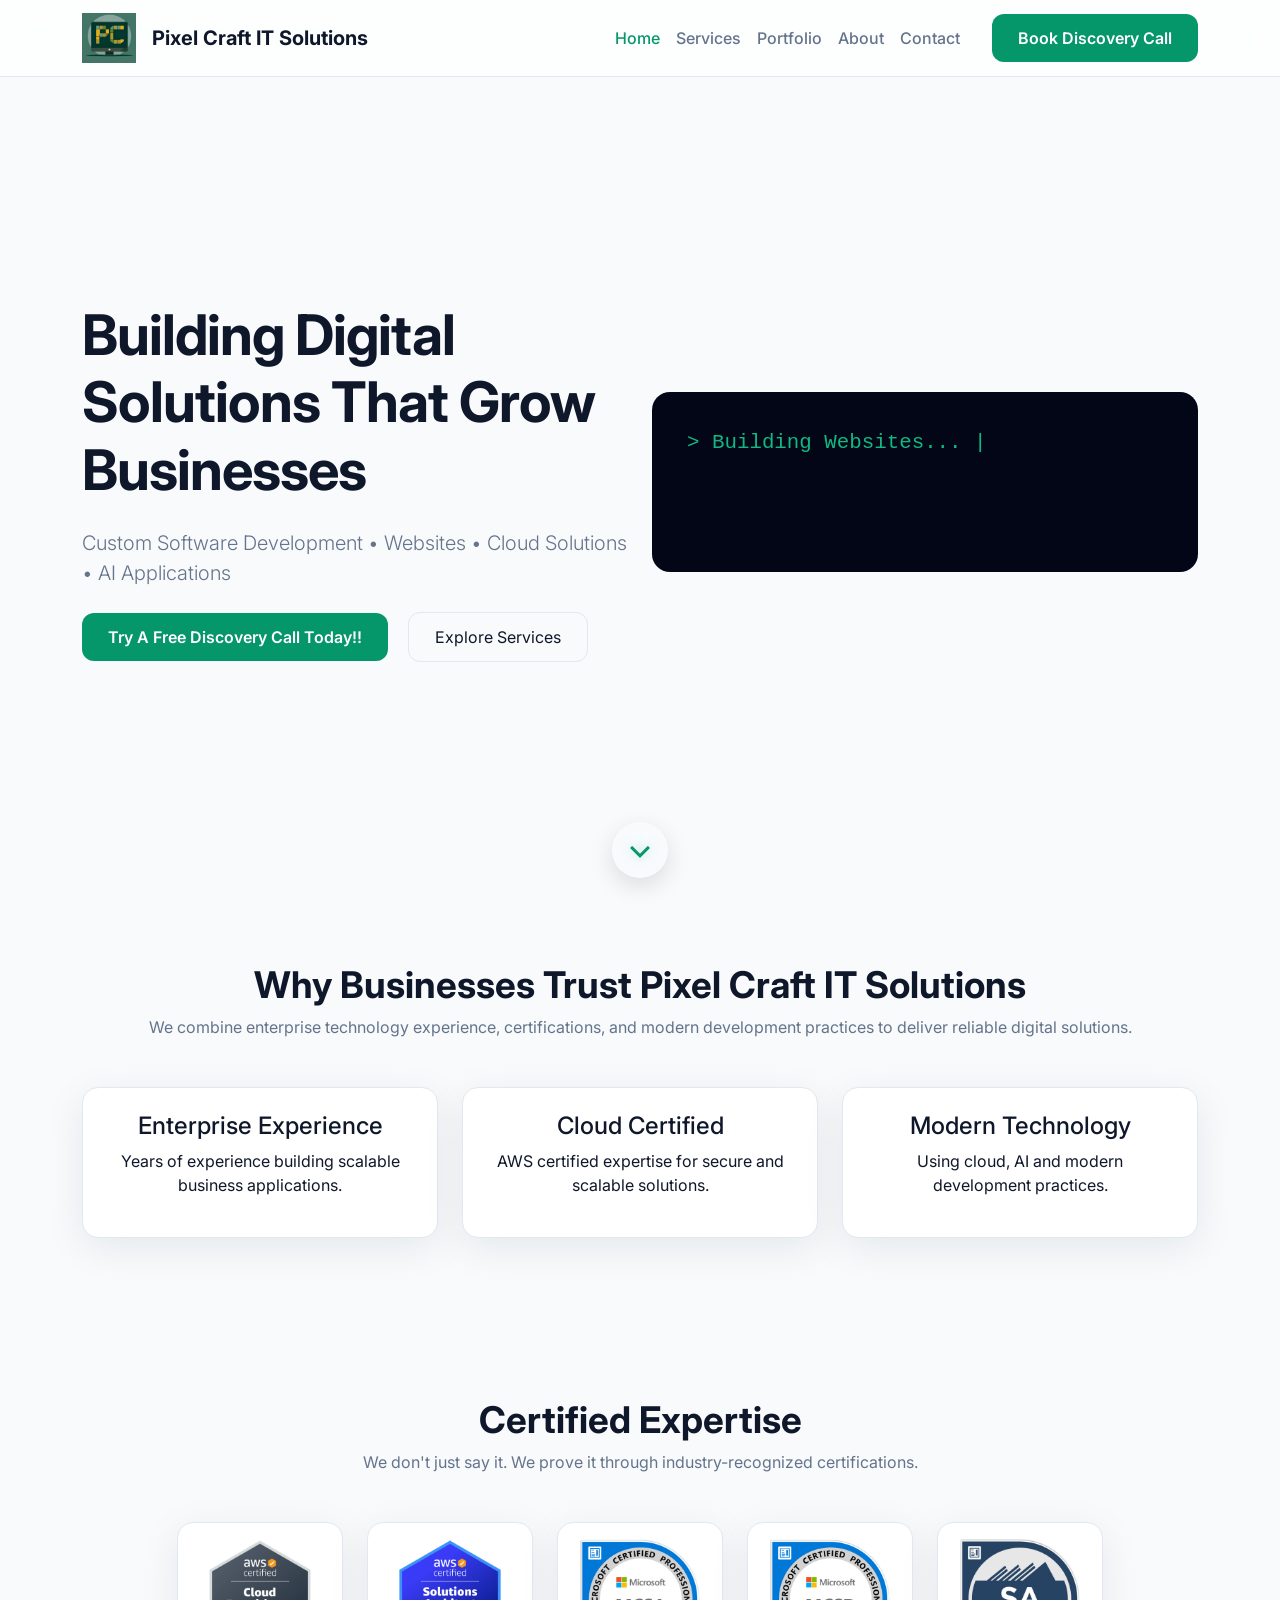
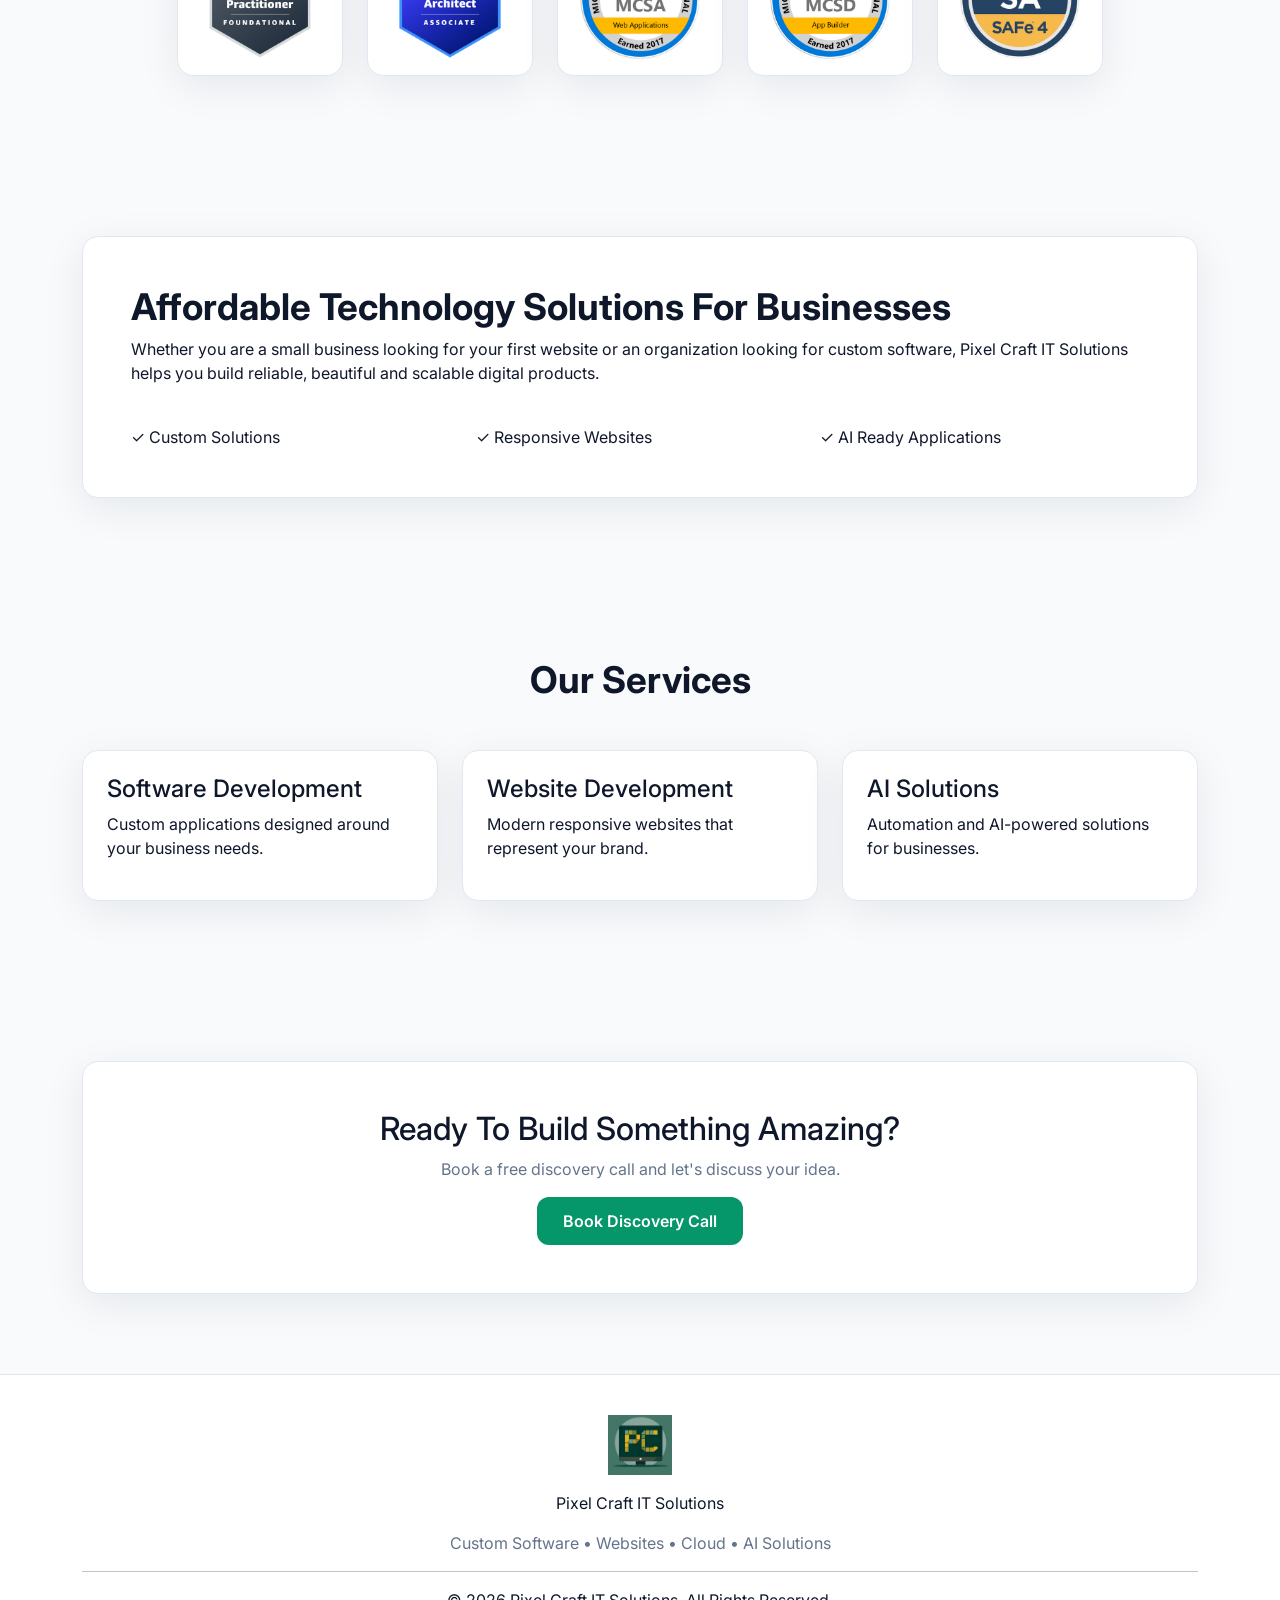
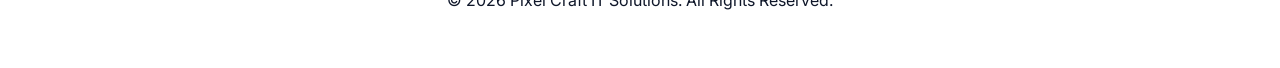
<file: index.html>
<!DOCTYPE html>
<html lang="en">

<head>

<meta charset="UTF-8">

<meta name="viewport" content="width=device-width, initial-scale=1.0">


<title>Pixel Craft IT Solutions | Custom Software, Websites & AI Solutions</title>


<meta name="description"
content="Pixel Craft IT Solutions builds custom websites, software applications, AI solutions and cloud systems for businesses. Book a free discovery call today.">


<link rel="icon" href="images/favicon.png">


<!-- Google Font -->

<link rel="preconnect" href="https://fonts.googleapis.com">

<link rel="preconnect" href="https://fonts.gstatic.com" crossorigin>

<link href="https://fonts.googleapis.com/css2?family=Inter:wght@300;400;500;600;700;800&display=swap"
rel="stylesheet"><head>

    <!-- ==========================================
         Basic Meta
    =========================================== -->

    <meta charset="UTF-8">

    <meta name="viewport" content="width=device-width, initial-scale=1.0">

    <title>Pixel Craft IT Solutions | Custom Software, Websites & AI Solutions</title>

    <meta name="description"
          content="Pixel Craft IT Solutions builds custom websites, software applications, AI solutions and cloud systems for businesses. Book a free discovery call today.">

    <link rel="canonical" href="https://pixelcraftitsolutions.com/">


    <!-- ==========================================
         Open Graph (Facebook / LinkedIn / WhatsApp)
    =========================================== -->

    <meta property="og:type"
          content="website">

    <meta property="og:title"
          content="Pixel Craft IT Solutions">

    <meta property="og:description"
          content="Custom Software • Websites • Cloud • AI Solutions">

    <meta property="og:url"
          content="https://pixelcraftitsolutions.com/">

    <meta property="og:image"
          content="https://pixelcraftitsolutions.com/images/social-preview.png">


    <!-- ==========================================
         Twitter / X
    =========================================== -->

    <meta name="twitter:card"
          content="summary_large_image">

    <meta name="twitter:title"
          content="Pixel Craft IT Solutions">

    <meta name="twitter:description"
          content="Custom Software • Websites • Cloud • AI Solutions">

    <meta name="twitter:image"
          content="https://pixelcraftitsolutions.com/images/social-preview.png">


    <!-- ==========================================
         Theme Color
    =========================================== -->

    <meta name="theme-color"
          content="#059669">


    <!-- ==========================================
         Favicon
    =========================================== -->

    <link rel="icon"
          href="images/favicon.png">


    <!-- ==========================================
         Fonts
    =========================================== -->

    <link rel="preconnect"
          href="https://fonts.googleapis.com">

    <link rel="preconnect"
          href="https://fonts.gstatic.com"
          crossorigin>

    <link href="https://fonts.googleapis.com/css2?family=Inter:wght@300;400;500;600;700;800&display=swap"
          rel="stylesheet">


    <!-- ==========================================
         Bootstrap
    =========================================== -->

    <link href="https://cdn.jsdelivr.net/npm/bootstrap@5.3.7/dist/css/bootstrap.min.css"
          rel="stylesheet">


    <!-- ==========================================
         CSS
    =========================================== -->

    <link rel="stylesheet"
          href="css/variables.css">

    <link rel="stylesheet"
          href="css/style.css">


    <!-- ==========================================
         Structured Data
    =========================================== -->

    <script type="application/ld+json">
{
  "@context":"https://schema.org",
  "@type":"ProfessionalService",
  "name":"Pixel Craft IT Solutions",
  "url":"https://pixelcraftitsolutions.com",
  "logo":"https://pixelcraftitsolutions.com/images/logo.png",
  "email":"mailto:pixelcraftitsolutions@gmail.com",
  "telephone":"+91-7218799153",
  "address":{
    "@type":"PostalAddress",
    "streetAddress":"A1, Konark Pooram Housing Society, Kausar Baugh, Kondhwa",
    "addressLocality":"Pune",
    "addressRegion":"Maharashtra",
    "postalCode":"411048",
    "addressCountry":"IN"
  }
}
    </script>

    <!-- Google tag (gtag.js) -->
<script async src="https://www.googletagmanager.com/gtag/js?id=G-S9BF7P7JXS"></script>
<script>
  window.dataLayer = window.dataLayer || [];
  function gtag(){dataLayer.push(arguments);}
  gtag('js', new Date());

  gtag('config', 'G-S9BF7P7JXS');
</script>

<script type="text/javascript">
    (function(c,l,a,r,i,t,y){
        c[a]=c[a]||function(){(c[a].q=c[a].q||[]).push(arguments)};
        t=l.createElement(r);t.async=1;t.src="https://www.clarity.ms/tag/"+i;
        y=l.getElementsByTagName(r)[0];y.parentNode.insertBefore(t,y);
    })(window, document, "clarity", "script", "xvh78b3rcb");
</script>

</head>


<body>


<!-- ================= NAVBAR ================= -->


<nav class="navbar navbar-expand-lg sticky-top glass-navbar">

<div class="container">


<a class="navbar-brand d-flex align-items-center"
href="/">

<img src="images/logo.png"
alt="Pixel Craft IT Solutions Logo"
height="50">

<span class="ms-3 fw-bold">
Pixel Craft IT Solutions
</span>

</a>



<button
    class="navbar-toggler"
    type="button"
    data-bs-toggle="collapse"
    data-bs-target="#mainNav"
    aria-controls="mainNav"
    aria-expanded="false"
    aria-label="Toggle navigation">

    <span class="custom-toggler">
    <span></span>
    <span></span>
    <span></span>
</span>

</button>



<div class="collapse navbar-collapse"
id="mainNav">


<ul class="navbar-nav ms-auto">


<li class="nav-item">
<a class="nav-link active"
href="/">
Home
</a>
</li>


<li class="nav-item">
<a class="nav-link"
href="services.html">
Services
</a>
</li>


<li class="nav-item">
<a class="nav-link"
href="portfolio.html">
Portfolio
</a>
</li>


<li class="nav-item">
<a class="nav-link"
href="about.html">
About
</a>
</li>


<li class="nav-item">
<a class="nav-link"
href="contact.html">
Contact
</a>
</li>


</ul>


<a href="contact.html#contactForm"
class="btn btn-primary-custom ms-lg-4">

Book Discovery Call

</a>


</div>

</div>

</nav>




<!-- ================= HERO ================= -->


<section class="hero">

<div class="container">


<div class="row align-items-center gy-5">


<div class="col-lg-6">


<h1 class="display-4 fw-bold">

Building Digital Solutions That Grow Businesses

</h1>



<p class="lead text-muted-custom mt-4">

Custom Software Development • Websites • Cloud Solutions • AI Applications

</p>



<div class="mt-4">


<a href="contact.html#contactForm"
class="btn btn-primary-custom me-3">

Try A Free Discovery Call Today!!

</a>



<a href="services.html"
class="btn btn-outline-custom">

Explore Services

</a>


</div>


</div>




<div class="col-lg-6">


<div class="hero-terminal">


<div>
<span class="terminal-symbol">
&gt;
</span>

<span id="typing"></span>

<span class="cursor">
|
</span>

</div>


</div>


</div>



</div>


</div>


</section>

<div class="hero-divider">

    <a href="#why-us" class="scroll-down" aria-label="Scroll down">

        <span></span>

    </a>

</div>



<!-- ================= TRUST ================= -->


<section id="why-us">

<div class="container text-center">


<h2 class="section-title">

Why Businesses Trust Pixel Craft IT Solutions

</h2>



<p class="text-muted-custom">

We combine enterprise technology experience, certifications,
and modern development practices to deliver reliable digital solutions.

</p>




<div class="row g-4 mt-4">



<div class="col-md-4">

<div class="card-custom p-4 h-100">

<h4>
Enterprise Experience
</h4>

<p>
Years of experience building scalable business applications.
</p>

</div>

</div>




<div class="col-md-4">

<div class="card-custom p-4 h-100">

<h4>
Cloud Certified
</h4>

<p>
AWS certified expertise for secure and scalable solutions.
</p>

</div>

</div>





<div class="col-md-4">

<div class="card-custom p-4 h-100">

<h4>
Modern Technology
</h4>

<p>
Using cloud, AI and modern development practices.
</p>

</div>

</div>




</div>



</div>

</section>






<!-- ================= CERTIFICATIONS ================= -->

<section>

<div class="container text-center">

<h2 class="section-title">
Certified Expertise
</h2>

<p class="text-muted-custom">
We don't just say it. We prove it through industry-recognized certifications.
</p>


<div class="row justify-content-center g-4 mt-4">


<div class="col-6 col-md-4 col-lg-2">
<div class="card-custom p-3 badge-card">

<img src="images/badges/aws-cloud-practitioner.png"
alt="AWS Cloud Practitioner Certification">

</div>
</div>



<div class="col-6 col-md-4 col-lg-2">
<div class="card-custom p-3 badge-card">

<img src="images/badges/aws-solutions-architect.png"
alt="AWS Solutions Architect Certification">

</div>
</div>




<div class="col-6 col-md-4 col-lg-2">
<div class="card-custom p-3 badge-card">

<img src="images/badges/microsoft-certified-developer.png"
alt="Microsoft Certified Developer">

</div>
</div>




<div class="col-6 col-md-4 col-lg-2">
<div class="card-custom p-3 badge-card">

<img src="images/badges/microsoft-certified-builder.png"
alt="Microsoft Certified Builder">

</div>
</div>




<div class="col-6 col-md-4 col-lg-2">
<div class="card-custom p-3 badge-card">

<img src="images/badges/safe-agile.png"
alt="SAFe Agile Certification">

</div>
</div>



</div>

</div>

</section>






<!-- ================= BENEFITS ================= -->


<section>


<div class="container">


<div class="card-custom p-5">


<h2 class="section-title">

Affordable Technology Solutions For Businesses

</h2>


<p>

Whether you are a small business looking for your first website
or an organization looking for custom software,
Pixel Craft IT Solutions helps you build reliable,
beautiful and scalable digital products.

</p>



<div class="row mt-4 g-3">


<div class="col-md-4">

✓ Custom Solutions

</div>


<div class="col-md-4">

✓ Responsive Websites

</div>


<div class="col-md-4">

✓ AI Ready Applications

</div>



</div>


</div>


</div>


</section>






<!-- ================= SERVICES ================= -->


<section>


<div class="container">


<h2 class="section-title text-center">

Our Services

</h2>



<div class="row g-4 mt-4">


<div class="col-md-4">

<div class="card-custom p-4">

<h4>
Software Development
</h4>

<p>
Custom applications designed around your business needs.
</p>

</div>

</div>




<div class="col-md-4">

<div class="card-custom p-4">

<h4>
Website Development
</h4>

<p>
Modern responsive websites that represent your brand.
</p>

</div>

</div>




<div class="col-md-4">

<div class="card-custom p-4">

<h4>
AI Solutions
</h4>

<p>
Automation and AI-powered solutions for businesses.
</p>

</div>

</div>



</div>


</div>


</section>







<!-- ================= CTA ================= -->


<section>


<div class="container text-center">


<div class="card-custom p-5">


<h2>

Ready To Build Something Amazing?

</h2>


<p class="text-muted-custom">

Book a free discovery call and let's discuss your idea.

</p>



<a href="contact.html#contactForm"
class="btn btn-primary-custom">

Book Discovery Call

</a>


</div>


</div>


</section>







<!-- ================= FOOTER ================= -->


<footer class="footer">


<div class="container text-center">


<img src="images/logo.png"
height="60" alt="Pixel Craft IT Solutions Logo">

 
<p class="mt-3">

Pixel Craft IT Solutions

</p>


<p class="text-muted-custom">

Custom Software • Websites • Cloud • AI Solutions

</p>


<hr>


<p>

© 2026 Pixel Craft IT Solutions. All Rights Reserved.

</p>


</div>


</footer>






<!-- Bootstrap JS -->

<script src="https://cdn.jsdelivr.net/npm/bootstrap@5.3.7/dist/js/bootstrap.bundle.min.js"></script>


<!-- Custom JS -->

<script src="js/main.js"></script>


</body>

</html>
</file>
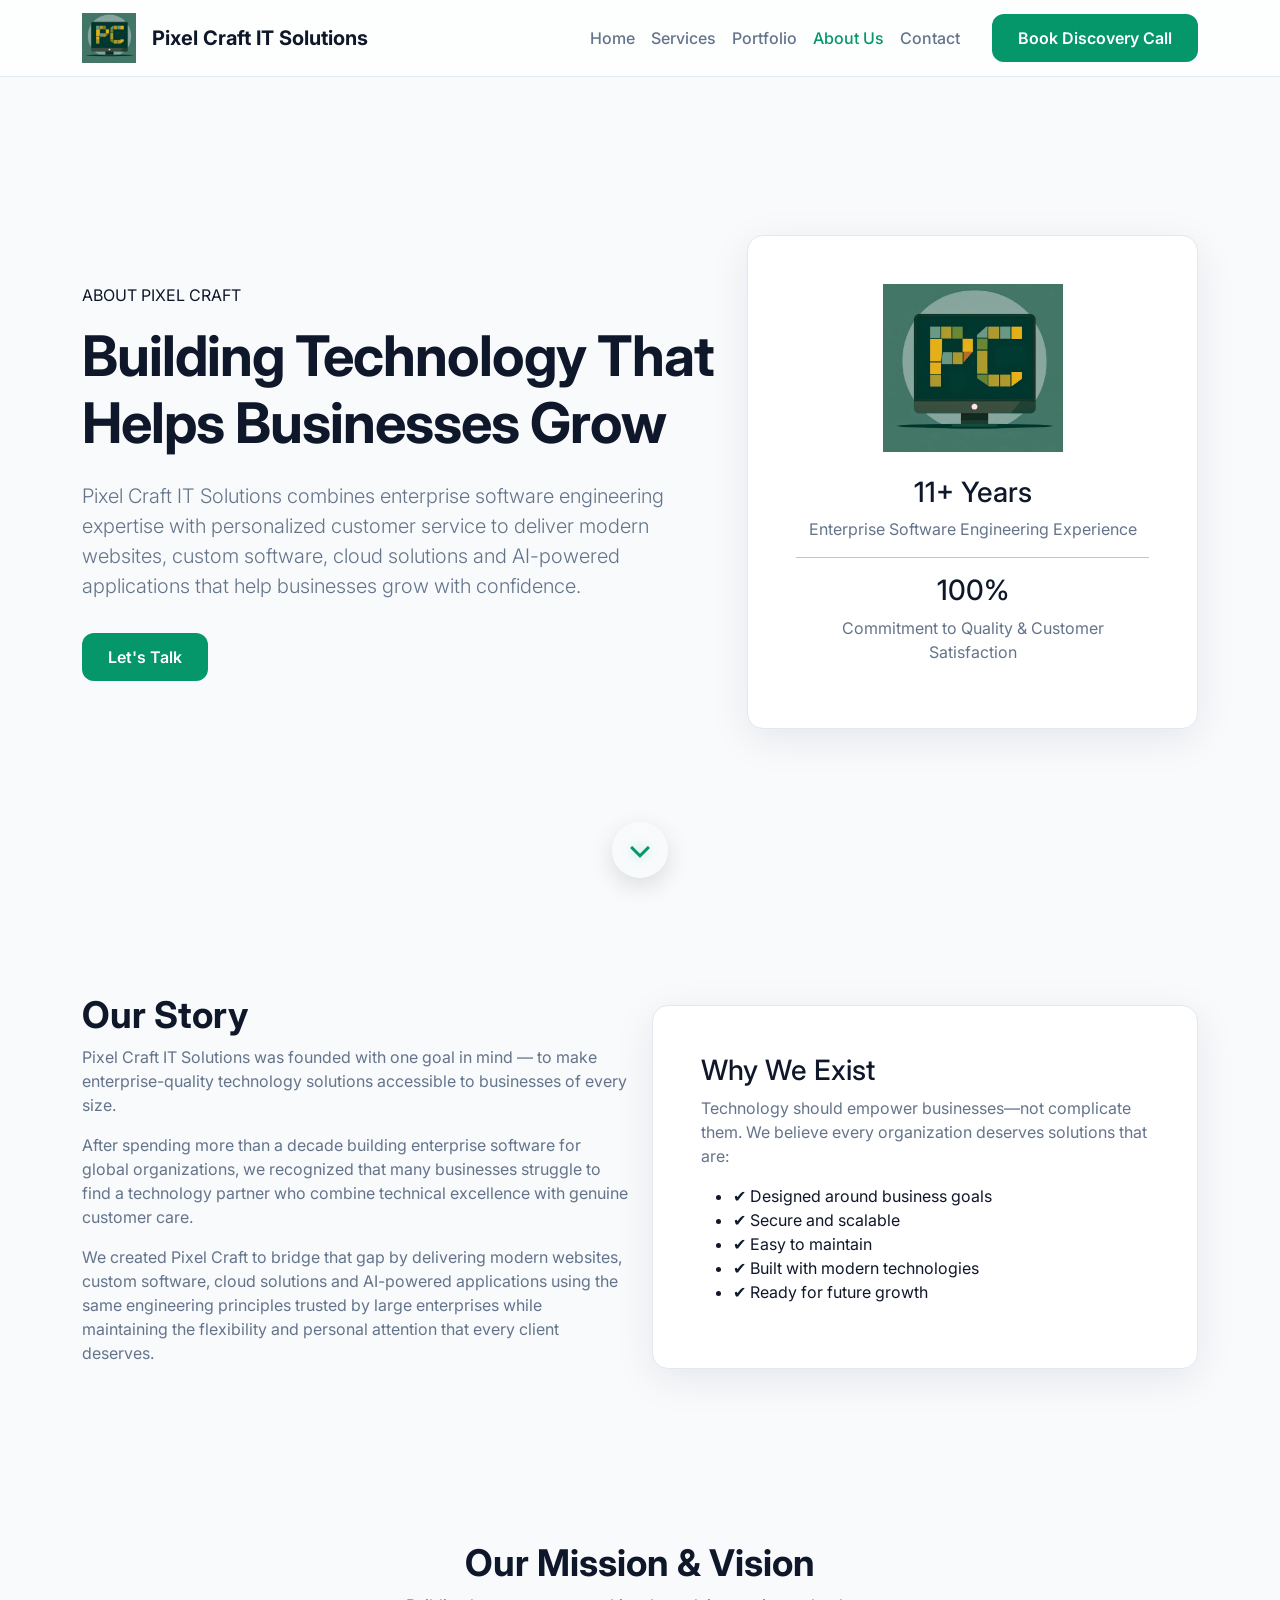
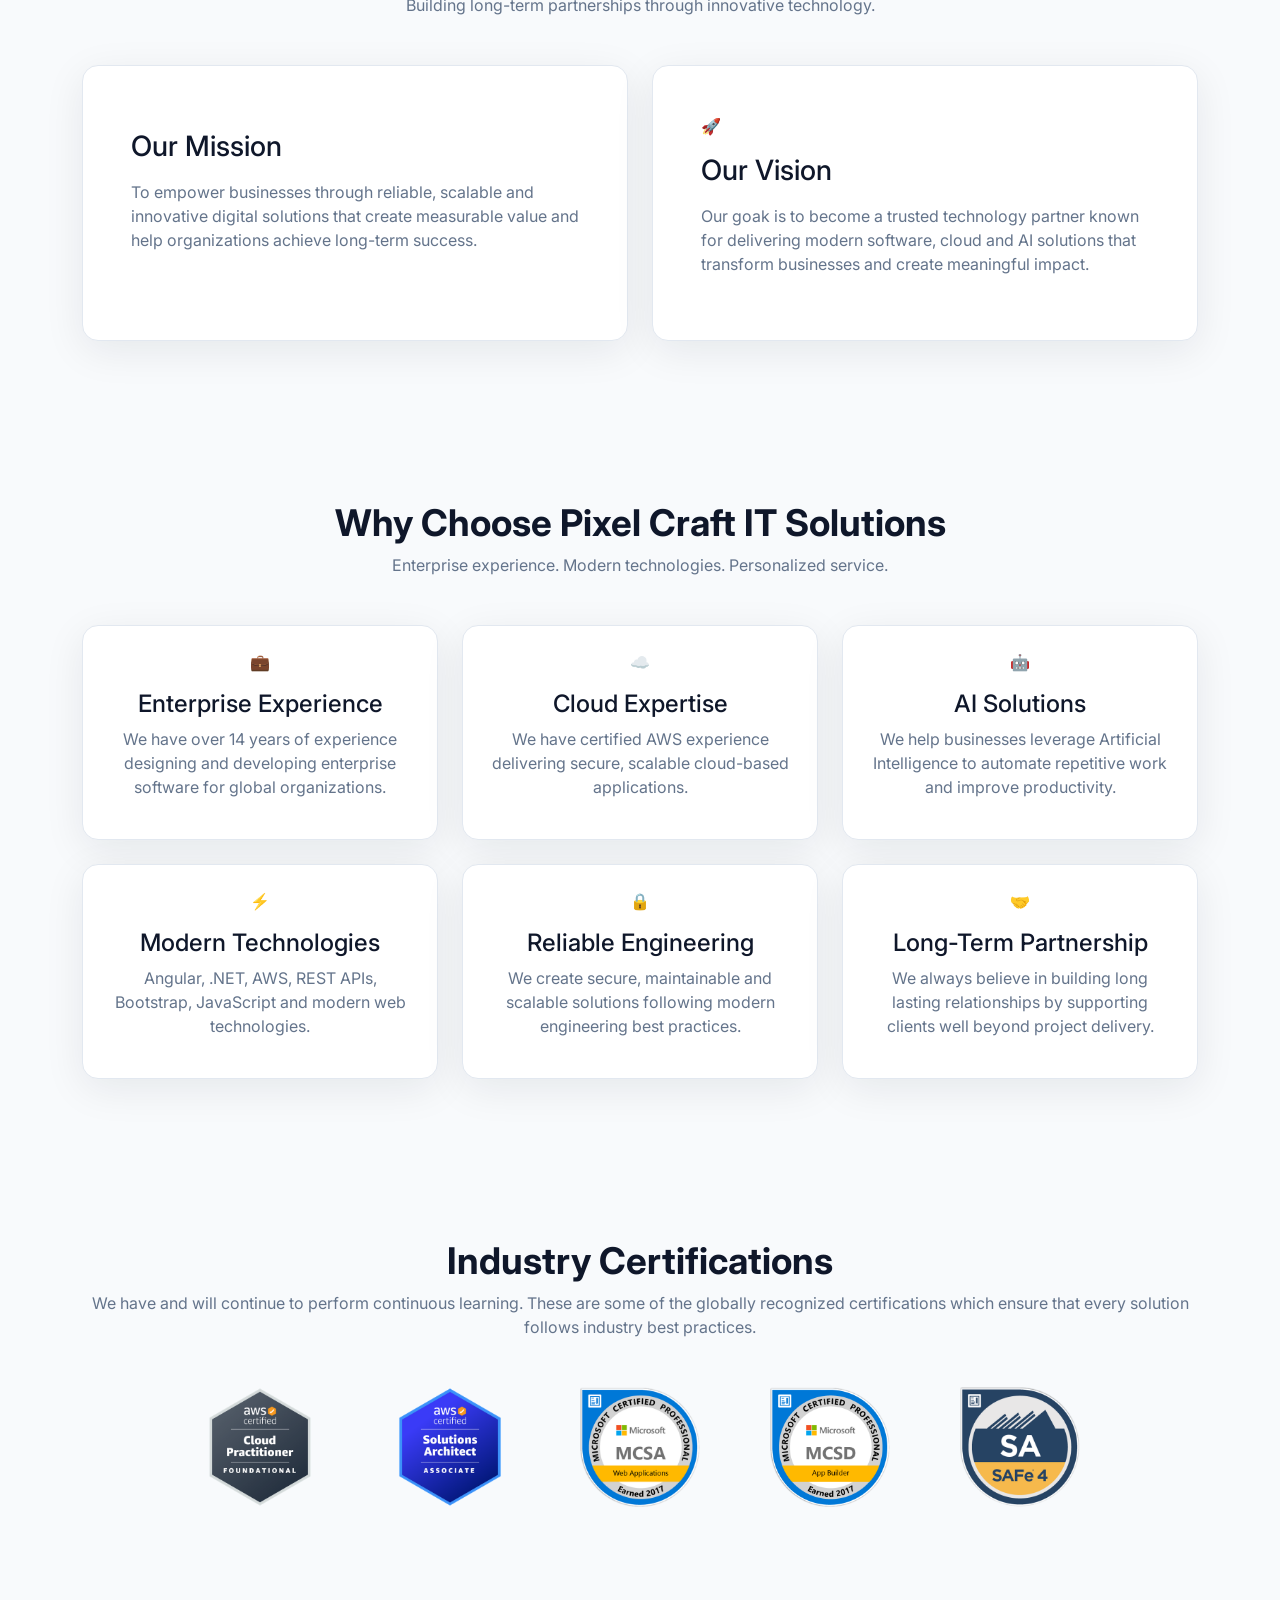
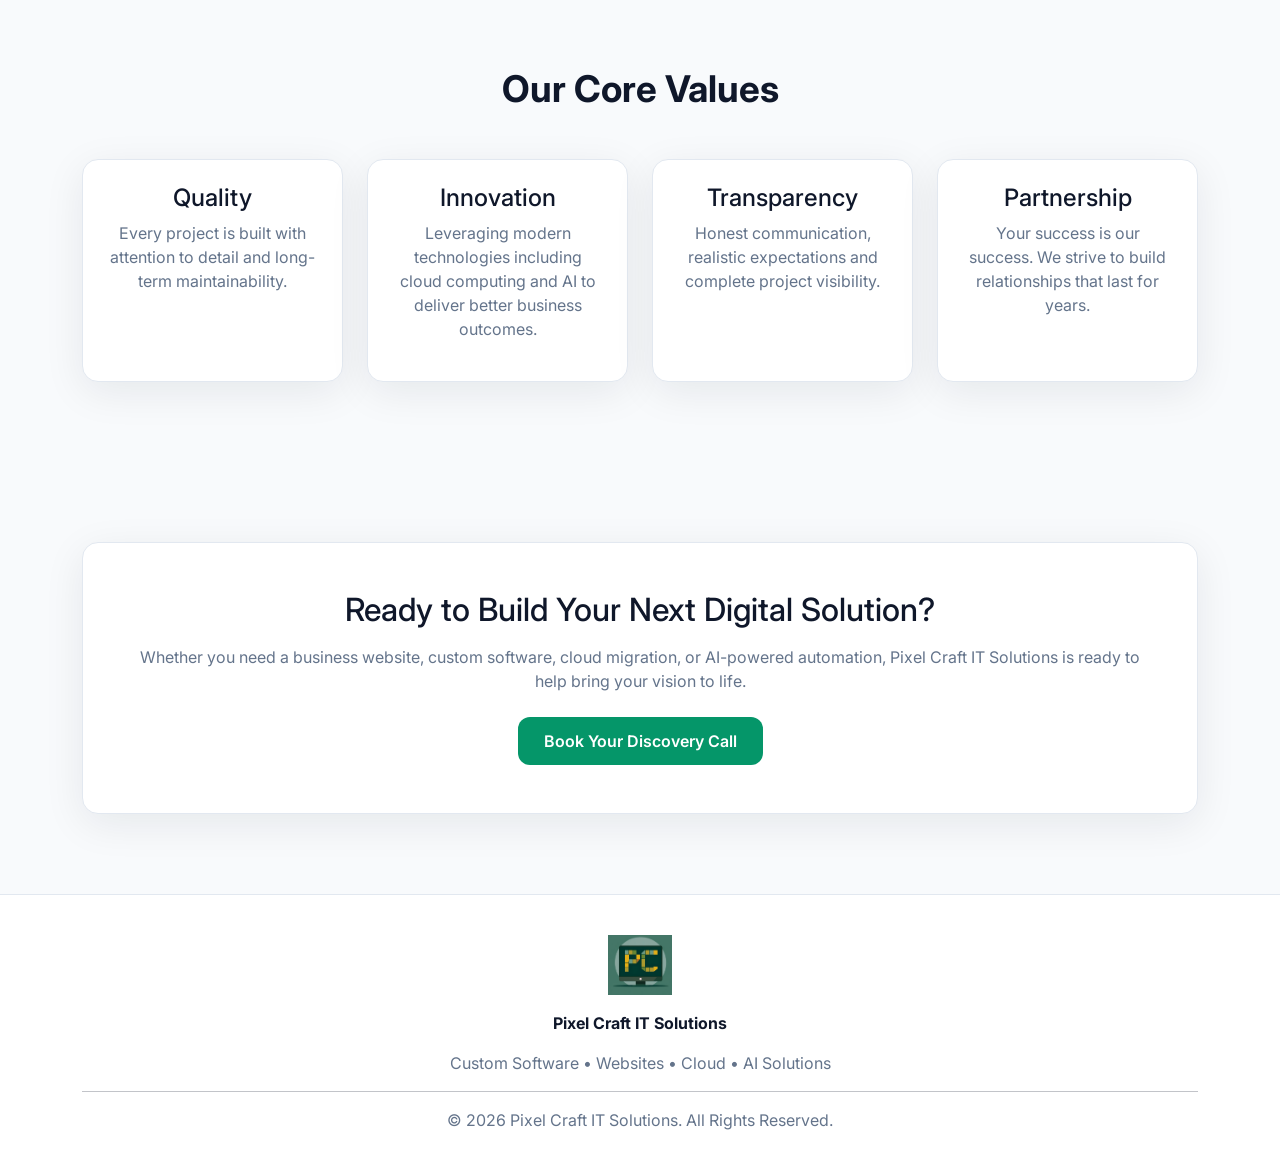
<file: about.html>
<!DOCTYPE html>
<html lang="en">

<head>

<meta charset="UTF-8">

<meta name="viewport" content="width=device-width, initial-scale=1.0">

<title>About Pixel Craft IT Solutions | Software Development Company</title>

<meta name="description"
content="Learn about Pixel Craft IT Solutions, our certifications, experience and mission to build scalable digital solutions.">

<link rel="canonical"
href="https://pixelcraftitsolutions.com/about.html">

<link rel="icon" href="images/favicon.png">

<link rel="preconnect" href="https://fonts.googleapis.com">

<link rel="preconnect"
href="https://fonts.gstatic.com"
crossorigin>

<link href="https://fonts.googleapis.com/css2?family=Inter:wght@300;400;500;600;700;800&display=swap"
rel="stylesheet">

<link href="https://cdn.jsdelivr.net/npm/bootstrap@5.3.7/dist/css/bootstrap.min.css"
rel="stylesheet">

<link rel="stylesheet"
href="css/variables.css">

<link rel="stylesheet"
href="css/style.css">

<script type="application/ld+json">
{
  "@context":"https://schema.org",
  "@type":"ProfessionalService",
  "name":"Pixel Craft IT Solutions",
  "url":"https://pixelcraftitsolutions.com",
  "logo":"https://pixelcraftitsolutions.com/images/logo.png",
  "email":"mailto:pixelcraftitsolutions@gmail.com",
  "telephone":"+91-7218799153",
  "address":{
    "@type":"PostalAddress",
    "streetAddress":"A1, Konark Pooram Housing Society, Kausar Baugh, Kondhwa",
    "addressLocality":"Pune",
    "addressRegion":"Maharashtra",
    "postalCode":"411048",
    "addressCountry":"IN"
  }
}
</script>

<!-- Google tag (gtag.js) -->
<script async src="https://www.googletagmanager.com/gtag/js?id=G-S9BF7P7JXS"></script>
<script>
  window.dataLayer = window.dataLayer || [];
  function gtag(){dataLayer.push(arguments);}
  gtag('js', new Date());

  gtag('config', 'G-S9BF7P7JXS');
</script>

<script type="text/javascript">
    (function(c,l,a,r,i,t,y){
        c[a]=c[a]||function(){(c[a].q=c[a].q||[]).push(arguments)};
        t=l.createElement(r);t.async=1;t.src="https://www.clarity.ms/tag/"+i;
        y=l.getElementsByTagName(r)[0];y.parentNode.insertBefore(t,y);
    })(window, document, "clarity", "script", "xvh78b3rcb");
</script>

</head>

<body>

<!-- ================= NAVBAR ================= -->

<nav class="navbar navbar-expand-lg sticky-top glass-navbar">

<div class="container">

<a class="navbar-brand d-flex align-items-center"
href="/">

<img src="images/logo.png"
height="50"
alt="Pixel Craft IT Solutions">

<span class="ms-3 fw-bold">
Pixel Craft IT Solutions
</span>

</a>

<button
    class="navbar-toggler"
    type="button"
    data-bs-toggle="collapse"
    data-bs-target="#mainNav"
    aria-controls="mainNav"
    aria-expanded="false"
    aria-label="Toggle navigation">

    <span class="custom-toggler">
    <span></span>
    <span></span>
    <span></span>
</span>

</button>

<div class="collapse navbar-collapse"
id="mainNav">

<ul class="navbar-nav ms-auto">

<li class="nav-item">
<a class="nav-link"
href="/">
Home
</a>
</li>

<li class="nav-item">
<a class="nav-link"
href="services.html">
Services
</a>
</li>

<li class="nav-item">
<a class="nav-link"
href="portfolio.html">
Portfolio
</a>
</li>

<li class="nav-item">
<a class="nav-link active"
href="about.html">
About Us
</a>
</li>

<li class="nav-item">
<a class="nav-link"
href="contact.html">
Contact
</a>
</li>

</ul>

<a href="contact.html"
class="btn btn-primary-custom ms-lg-4">

Book Discovery Call

</a>

</div>

</div>

</nav>

<!-- ================= HERO ================= -->

<section class="hero">

<div class="container">

<div class="row align-items-center gy-5">

<div class="col-lg-7">

<span class="hero-tag">
ABOUT PIXEL CRAFT
</span>

<h1 class="display-4 fw-bold mt-3">

Building Technology That Helps Businesses Grow

</h1>

<p class="lead text-muted-custom mt-4">

Pixel Craft IT Solutions combines enterprise software engineering expertise with personalized customer service to deliver modern websites, custom software, cloud solutions and AI-powered applications that help businesses grow with confidence.

</p>

<a href="contact.html"
class="btn btn-primary-custom mt-3">

Let's Talk

</a>

</div>

<div class="col-lg-5">

<div class="card-custom p-5 text-center">

<img src="images/logo.png"
class="img-fluid mb-4"
style="max-width:180px;"
alt="Pixel Craft IT Solutions Logo">

<h3>

11+ Years

</h3>

<p class="text-muted-custom">

Enterprise Software Engineering Experience

</p>

<hr>

<h3>

100%

</h3>

<p class="text-muted-custom">

Commitment to Quality & Customer Satisfaction

</p>

</div>

</div>

</div>

</div>

</section>

<div class="hero-divider">

    <a href="#our-story" class="scroll-down" aria-label="Scroll down">

        <span></span>

    </a>

</div>

<!-- ================= OUR STORY ================= -->

<section id="our-story">

<div class="container">

<div class="row align-items-center gy-5">

<div class="col-lg-6">

<h2 class="section-title">

Our Story

</h2>

<p class="text-muted-custom">

Pixel Craft IT Solutions was founded with one goal in mind — to make enterprise-quality technology solutions accessible to businesses of every size.

</p>

<p class="text-muted-custom">

After spending more than a decade building enterprise software for global organizations, we recognized that many businesses struggle to find a technology partner who combine technical excellence with genuine customer care.

</p>

<p class="text-muted-custom">

We created Pixel Craft to bridge that gap by delivering modern websites, custom software, cloud solutions and AI-powered applications using the same engineering principles trusted by large enterprises while maintaining the flexibility and personal attention that every client deserves.

</p>

</div>

<div class="col-lg-6">

<div class="card-custom p-5">

<h3>

Why We Exist

</h3>

<p class="text-muted-custom">

Technology should empower businesses—not complicate them.

We believe every organization deserves solutions that are:

</p>

<ul class="about-list">

<li>✔ Designed around business goals</li>

<li>✔ Secure and scalable</li>

<li>✔ Easy to maintain</li>

<li>✔ Built with modern technologies</li>

<li>✔ Ready for future growth</li>

</ul>

</div>

</div>

</div>

</div>

</section>

<!-- ================= MISSION & VISION ================= -->

<section>

<div class="container">

<div class="text-center mb-5">

<h2 class="section-title">

Our Mission & Vision

</h2>

<p class="text-muted-custom">

Building long-term partnerships through innovative technology.

</p>

</div>

<div class="row g-4">

<div class="col-lg-6">

<div class="card-custom p-5 h-100">

<div class="about-icon">

</div>

<h3 class="mt-3">

Our Mission

</h3>

<p class="text-muted-custom mt-3">

To empower businesses through reliable, scalable and innovative digital solutions that create measurable value and help organizations achieve long-term success.

</p>

</div>

</div>

<div class="col-lg-6">

<div class="card-custom p-5 h-100">

<div class="about-icon">

🚀

</div>

<h3 class="mt-3">

Our Vision

</h3>

<p class="text-muted-custom mt-3">

Our goak is to become a trusted technology partner known for delivering modern software, cloud and AI solutions that transform businesses and create meaningful impact.

</p>

</div>

</div>

</div>

</div>

</section>

<!-- ================= WHY CHOOSE US ================= -->

<section>

<div class="container">

<div class="text-center mb-5">

<h2 class="section-title">
Why Choose Pixel Craft IT Solutions
</h2>

<p class="text-muted-custom">
Enterprise experience. Modern technologies. Personalized service.
</p>

</div>

<div class="row g-4">

<div class="col-lg-4 col-md-6">

<div class="card-custom p-4 h-100 text-center">

<div class="about-icon">💼</div>

<h4 class="mt-3">
Enterprise Experience
</h4>

<p class="text-muted-custom">
We have over 14 years of experience designing and developing enterprise software for global organizations.
</p>

</div>

</div>

<div class="col-lg-4 col-md-6">

<div class="card-custom p-4 h-100 text-center">

<div class="about-icon">☁️</div>

<h4 class="mt-3">
Cloud Expertise
</h4>

<p class="text-muted-custom">
We have certified AWS experience delivering secure, scalable cloud-based applications.
</p>

</div>

</div>

<div class="col-lg-4 col-md-6">

<div class="card-custom p-4 h-100 text-center">

<div class="about-icon">🤖</div>

<h4 class="mt-3">
AI Solutions
</h4>

<p class="text-muted-custom">
We help businesses leverage Artificial Intelligence to automate repetitive work and improve productivity.
</p>

</div>

</div>

<div class="col-lg-4 col-md-6">

<div class="card-custom p-4 h-100 text-center">

<div class="about-icon">⚡</div>

<h4 class="mt-3">
Modern Technologies
</h4>

<p class="text-muted-custom">
Angular, .NET, AWS, REST APIs, Bootstrap, JavaScript and modern web technologies.
</p>

</div>

</div>

<div class="col-lg-4 col-md-6">

<div class="card-custom p-4 h-100 text-center">

<div class="about-icon">🔒</div>

<h4 class="mt-3">
Reliable Engineering
</h4>

<p class="text-muted-custom">
We create secure, maintainable and scalable solutions following modern engineering best practices.
</p>

</div>

</div>

<div class="col-lg-4 col-md-6">

<div class="card-custom p-4 h-100 text-center">

<div class="about-icon">🤝</div>

<h4 class="mt-3">
Long-Term Partnership
</h4>

<p class="text-muted-custom">
We always believe in building long lasting relationships by supporting clients well beyond project delivery.
</p>

</div>

</div>

</div>

</div>

</section>



<!-- ================= CERTIFICATIONS ================= -->

<section>

<div class="container">

<div class="text-center mb-5">

<h2 class="section-title">
Industry Certifications
</h2>

<p class="text-muted-custom">
We have and will continue to perform continuous learning. These are some of the globally recognized certifications which ensure that every solution follows industry best practices.
</p>

</div>

<div class="row justify-content-center text-center g-4">

<div class="col-lg-2 col-md-4 col-6">

<div class="badge-card">

<img src="images/badges/aws-cloud-practitioner.png"
alt="AWS Cloud Practitioner">

</div>

</div>

<div class="col-lg-2 col-md-4 col-6">

<div class="badge-card">

<img src="images/badges/aws-solutions-architect.png"
alt="AWS Solutions Architect">

</div>

</div>

<div class="col-lg-2 col-md-4 col-6">

<div class="badge-card">

<img src="images/badges/microsoft-certified-developer.png"
alt="Microsoft Developer">

</div>

</div>

<div class="col-lg-2 col-md-4 col-6">

<div class="badge-card">

<img src="images/badges/microsoft-certified-builder.png"
alt="Microsoft Builder">

</div>

</div>

<div class="col-lg-2 col-md-4 col-6">

<div class="badge-card">

<img src="images/badges/safe-agile.png"
alt="SAFe Agile">

</div>

</div>

</div>

</div>

</section>



<!-- ================= CORE VALUES ================= -->

<section>

<div class="container">

<div class="text-center mb-5">

<h2 class="section-title">
Our Core Values
</h2>

</div>

<div class="row g-4">

<div class="col-lg-3 col-md-6">

<div class="card-custom p-4 text-center h-100">

<h4>
Quality
</h4>

<p class="text-muted-custom">
Every project is built with attention to detail and long-term maintainability.
</p>

</div>

</div>

<div class="col-lg-3 col-md-6">

<div class="card-custom p-4 text-center h-100">

<h4>
Innovation
</h4>

<p class="text-muted-custom">
Leveraging modern technologies including cloud computing and AI to deliver better business outcomes.
</p>

</div>

</div>

<div class="col-lg-3 col-md-6">

<div class="card-custom p-4 text-center h-100">

<h4>
Transparency
</h4>

<p class="text-muted-custom">
Honest communication, realistic expectations and complete project visibility.
</p>

</div>

</div>

<div class="col-lg-3 col-md-6">

<div class="card-custom p-4 text-center h-100">

<h4>
Partnership
</h4>

<p class="text-muted-custom">
Your success is our success. We strive to build relationships that last for years.
</p>

</div>

</div>

</div>

</div>

</section>



<!-- ================= CALL TO ACTION ================= -->

<section>

<div class="container">

<div class="card-custom p-5 text-center">

<h2 class="mb-3">
Ready to Build Your Next Digital Solution?
</h2>

<p class="text-muted-custom mb-4">

Whether you need a business website,
custom software,
cloud migration,
or AI-powered automation,
Pixel Craft IT Solutions is ready to help bring your vision to life.

</p>

<a href="contact.html"
class="btn btn-primary-custom">

Book Your Discovery Call

</a>

</div>

</div>

</section>



<!-- ================= FOOTER ================= -->

<footer class="footer">

<div class="container text-center">

<img src="images/logo.png"
height="60"
alt="Pixel Craft IT Solutions Logo">

<p class="mt-3 fw-bold">
Pixel Craft IT Solutions
</p>

<p class="text-muted-custom">
Custom Software • Websites • Cloud • AI Solutions
</p>

<hr>

<p class="text-muted-custom mb-0">
© 2026 Pixel Craft IT Solutions. All Rights Reserved.
</p>

</div>

</footer>



<script src="https://cdn.jsdelivr.net/npm/bootstrap@5.3.7/dist/js/bootstrap.bundle.min.js"></script>

<script src="js/main.js"></script>

</body>

</html>
</file>
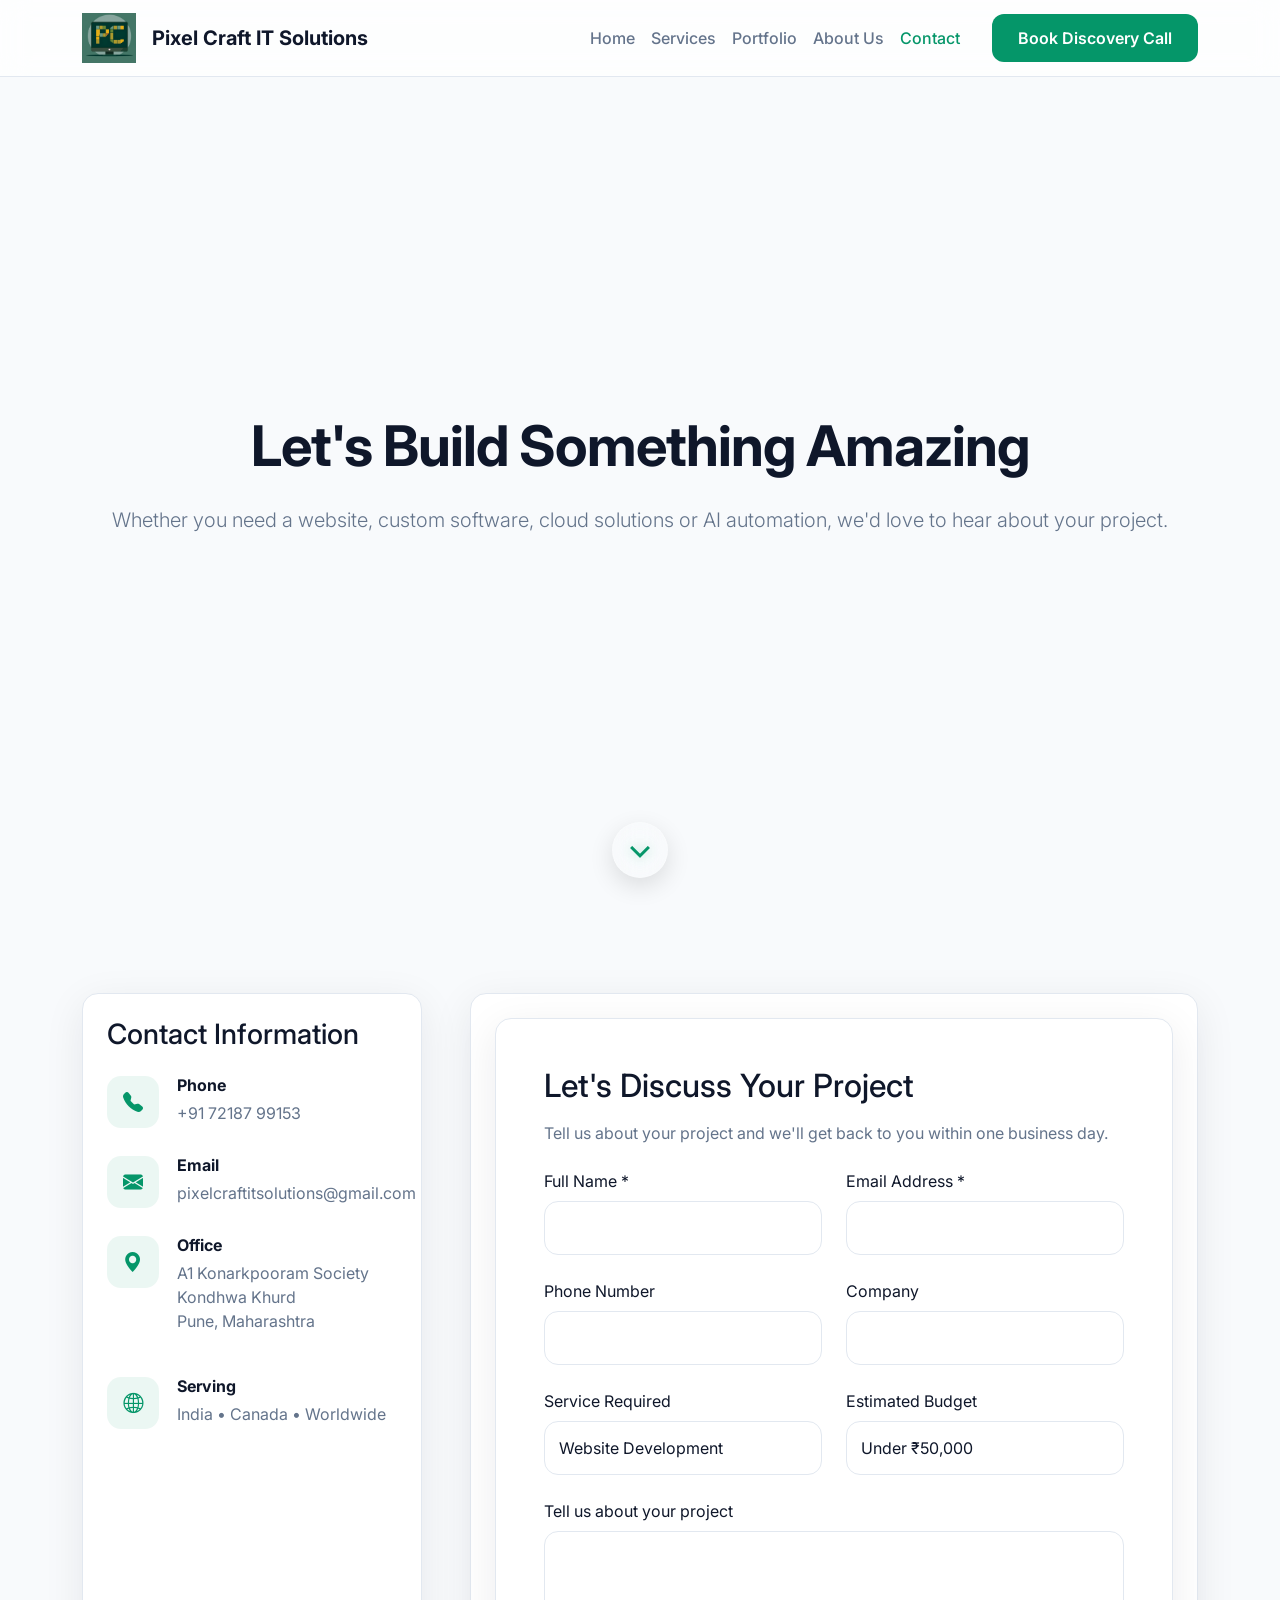
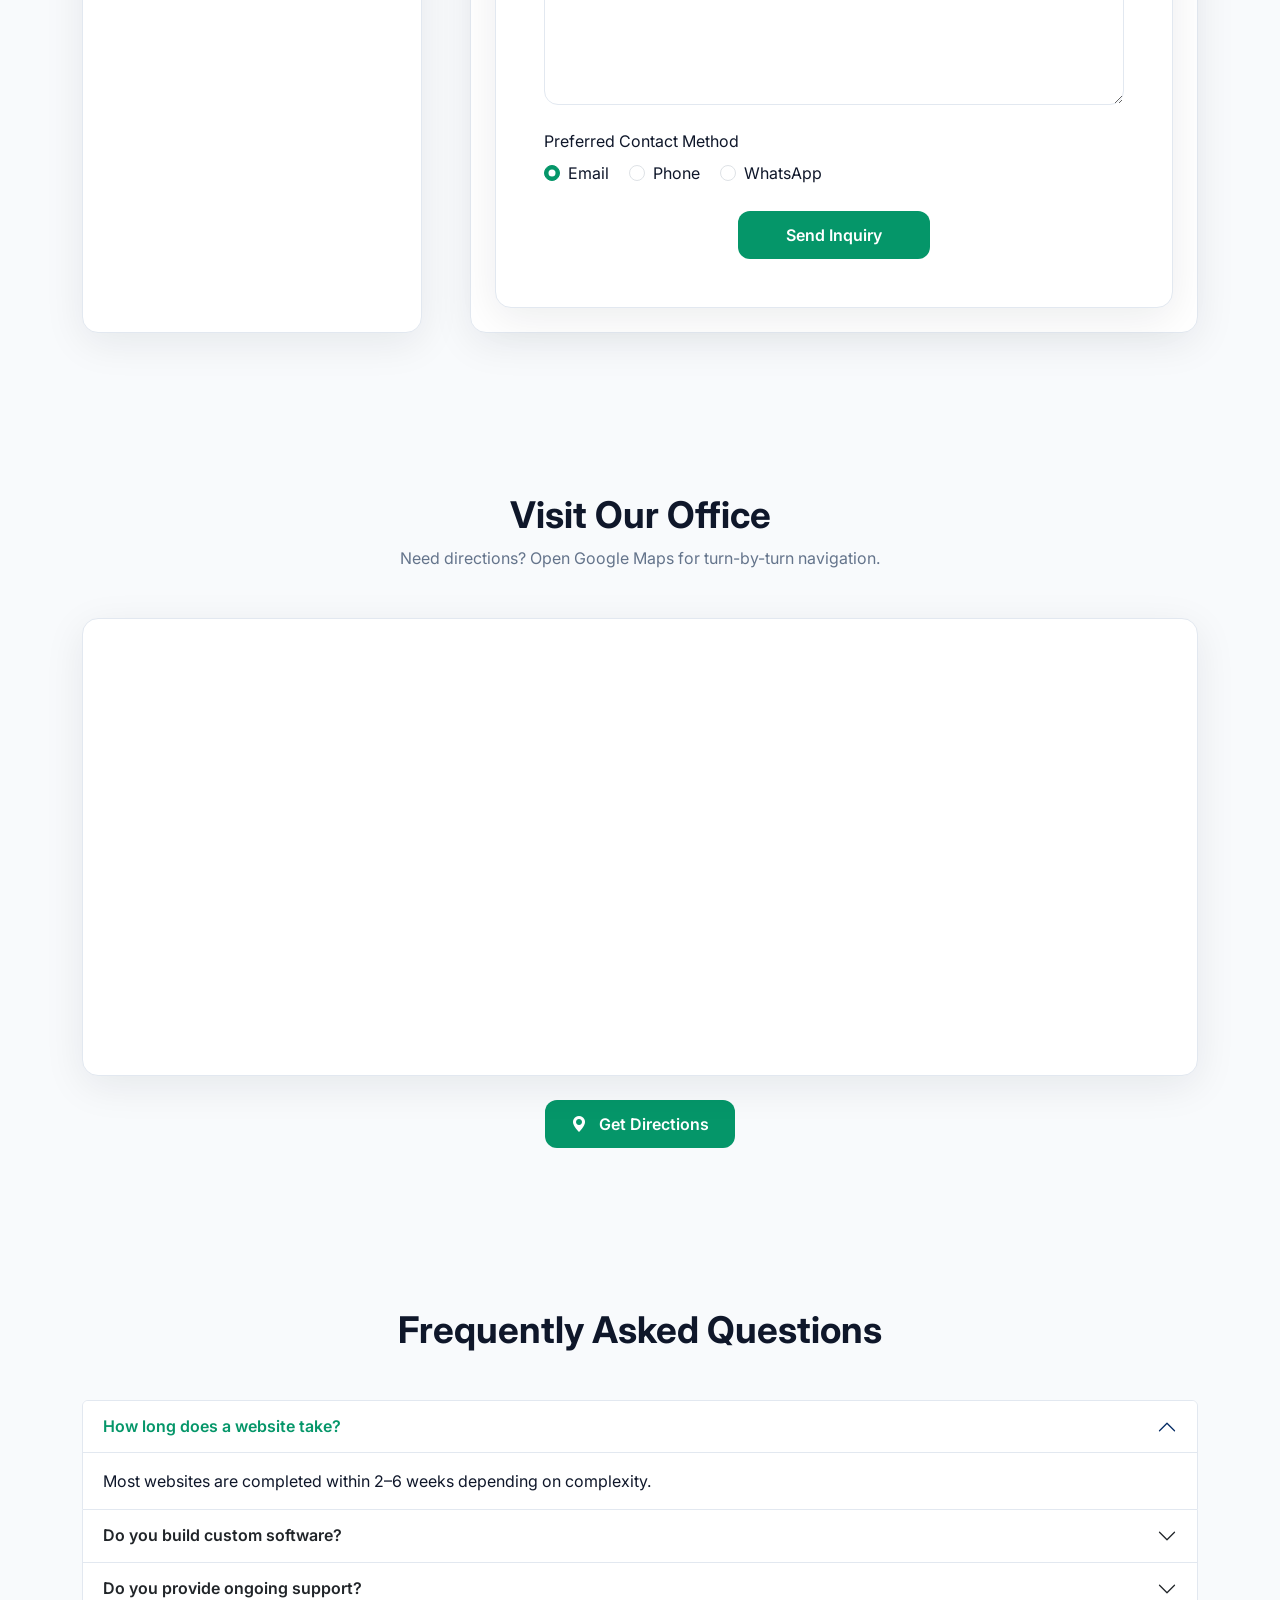
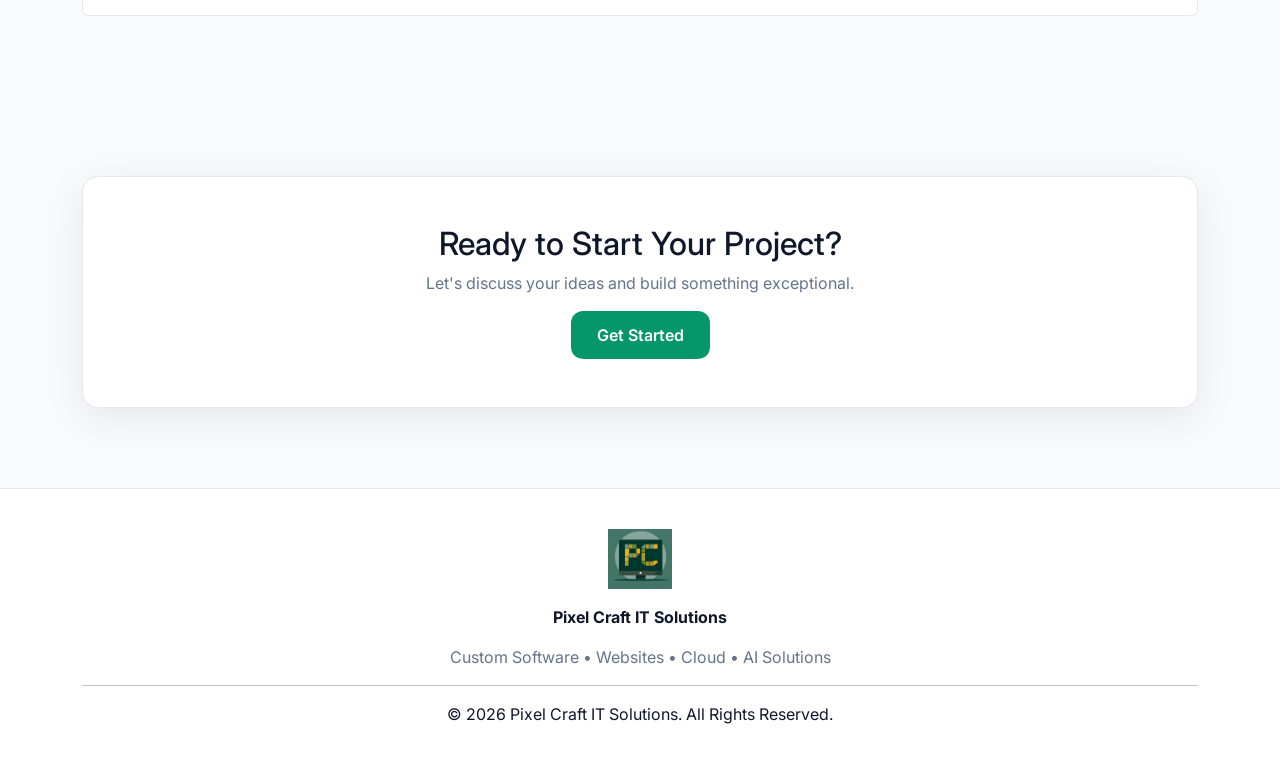
<file: contact.html>
<!DOCTYPE html>
<html lang="en">

<head>

<meta charset="UTF-8">
<meta name="viewport" content="width=device-width, initial-scale=1.0">

<title>Contact Pixel Craft IT Solutions | Book a Discovery Call</title>

<meta name="description"
content="Get in touch with Pixel Craft IT Solutions to discuss your website, software or AI project.">

<link rel="canonical"
href="https://pixelcraftitsolutions.com/contact.html">

<!-- Open Graph -->

<meta property="og:type"
content="website">

<meta property="og:title"
content="Contact Pixel Craft IT Solutions">

<meta property="og:description"
content="Book a free discovery call to discuss your website, software or AI project.">

<meta property="og:url"
content="https://pixelcraftitsolutions.com/contact.html">

<meta property="og:image"
content="https://pixelcraftitsolutions.com/images/social-preview.png">

<!-- Twitter -->

<meta name="twitter:card"
content="summary_large_image">

<meta name="twitter:title"
content="Contact Pixel Craft IT Solutions">

<meta name="twitter:description"
content="Book a free discovery call to discuss your website, software or AI project.">

<meta name="twitter:image"
content="https://pixelcraftitsolutions.com/images/social-preview.png">

<meta name="theme-color"
content="#059669">

<meta name="robots"
content="index,follow">

<meta name="author"
content="Pixel Craft IT Solutions">

<link rel="icon" href="images/favicon.png">

<link rel="preconnect" href="https://fonts.googleapis.com">

<link rel="preconnect"
href="https://fonts.gstatic.com"
crossorigin>

<link href="https://fonts.googleapis.com/css2?family=Inter:wght@300;400;500;600;700;800&display=swap"
rel="stylesheet">

<link href="https://cdn.jsdelivr.net/npm/bootstrap@5.3.7/dist/css/bootstrap.min.css"
rel="stylesheet">

<link rel="stylesheet"
href="https://cdn.jsdelivr.net/npm/bootstrap-icons@1.13.1/font/bootstrap-icons.min.css">

<link rel="stylesheet"
href="css/variables.css">

<link rel="stylesheet"
href="css/style.css">

<script type="application/ld+json">
{
  "@context": "https://schema.org",
  "@type": "ProfessionalService",
  "name": "Pixel Craft IT Solutions",
  "url": "https://pixelcraftitsolutions.com",
  "logo": "https://pixelcraftitsolutions.com/images/logo.png",
  "image": "https://pixelcraftitsolutions.com/images/logo.png",
  "email": "mailto:pixelcraftitsolutions@gmail.com",
  "telephone": "+91-7218799153",

  "address": {
    "@type": "PostalAddress",
    "streetAddress": "A1, Konark Pooram Housing Society, Kausar Baugh, Kondhwa",
    "addressLocality": "Pune",
    "addressRegion": "Maharashtra",
    "postalCode": "411048",
    "addressCountry": "IN"
  },

  "areaServed": "Worldwide",

  "contactPoint": {
    "@type": "ContactPoint",
    "telephone": "+91-7218799153",
    "email": "pixelcraftitsolutions@gmail.com",
    "contactType": "Customer Support",
    "availableLanguage": [
      "English"
    ]
  },

  "knowsAbout": [
    "Software Development",
    "Website Development",
    "Artificial Intelligence",
    "Cloud Solutions",
    "AWS",
    ".NET",
    "Angular",
    "Bootstrap"
  ]
}
</script>

<!-- Google tag (gtag.js) -->
<script async src="https://www.googletagmanager.com/gtag/js?id=G-S9BF7P7JXS"></script>
<script>
  window.dataLayer = window.dataLayer || [];
  function gtag(){dataLayer.push(arguments);}
  gtag('js', new Date());

  gtag('config', 'G-S9BF7P7JXS');
</script>

<script type="text/javascript">
    (function(c,l,a,r,i,t,y){
        c[a]=c[a]||function(){(c[a].q=c[a].q||[]).push(arguments)};
        t=l.createElement(r);t.async=1;t.src="https://www.clarity.ms/tag/"+i;
        y=l.getElementsByTagName(r)[0];y.parentNode.insertBefore(t,y);
    })(window, document, "clarity", "script", "xvh78b3rcb");
</script>

</head>

<body>

<!-- NAVBAR -->

<nav class="navbar navbar-expand-lg sticky-top glass-navbar">

<div class="container">

<a class="navbar-brand d-flex align-items-center"
href="/">

<img src="images/logo.png"
height="50"
alt="Pixel Craft IT Solutions Logo">

<span class="ms-3 fw-bold">
Pixel Craft IT Solutions
</span>

</a>

<button
    class="navbar-toggler"
    type="button"
    data-bs-toggle="collapse"
    data-bs-target="#mainNav"
    aria-controls="mainNav"
    aria-expanded="false"
    aria-label="Toggle navigation">

    <span class="custom-toggler">
    <span></span>
    <span></span>
    <span></span>
</span>

</button>

<div class="collapse navbar-collapse"
id="mainNav">

<ul class="navbar-nav ms-auto">

<li class="nav-item"><a class="nav-link" href="/">Home</a></li>

<li class="nav-item"><a class="nav-link" href="services.html">Services</a></li>

<li class="nav-item"><a class="nav-link" href="portfolio.html">Portfolio</a></li>

<li class="nav-item"><a class="nav-link" href="about.html">About Us</a></li>

<li class="nav-item"><a class="nav-link active" href="contact.html">Contact</a></li>

</ul>

<a href="#contactForm"
class="btn btn-primary-custom ms-lg-4">

Book Discovery Call

</a>

</div>

</div>

</nav>



<!-- HERO -->

<section class="hero">

<div class="container text-center">

<h1 class="display-4 fw-bold">

Let's Build Something Amazing

</h1>

<p class="lead text-muted-custom mt-4">

Whether you need a website, custom software, cloud solutions or AI automation,
we'd love to hear about your project.

</p>

</div>

</section>

<div class="hero-divider">

    <a href="#contact-us"" class="scroll-down" aria-label="Scroll down">

        <span></span>

    </a>

</div>



<!-- CONTACT -->

<section id="contact-us">

<div class="container">

<div class="row g-5">

<div class="col-lg-4">

<div class="card-custom p-4 contact-card h-100">

<h3 class="mb-4">

Contact Information

</h3>

<div class="contact-item">

<i class="bi bi-telephone-fill"></i>

<div>

<h6>Phone</h6>

<a href="tel:+917218799153">

+91 72187 99153

</a>

</div>

</div>

<div class="contact-item">

<i class="bi bi-envelope-fill"></i>

<div>

<h6>Email</h6>

<a href="mailto:pixelcraftitsolutions@gmail.com">

pixelcraftitsolutions@gmail.com

</a>

</div>

</div>

<div class="contact-item">

<i class="bi bi-geo-alt-fill"></i>

<div>

<h6>Office</h6>

<p>

A1 Konarkpooram Society<br>

Kondhwa Khurd<br>

Pune, Maharashtra

</p>

</div>

</div>

<div class="contact-item">

<i class="bi bi-globe2"></i>

<div>

<h6>Serving</h6>

<p>

India • Canada • Worldwide

</p>

</div>

</div>

</div>

</div>



<div class="col-lg-8">

<div class="card-custom p-4" id="contactForm">

<!-- Replace with your Google Form iframe -->

<div class="card-custom p-5" id="contactForm">

    <h2 class="mb-3">Let's Discuss Your Project</h2>

    <p class="text-muted-custom mb-4">
        Tell us about your project and we'll get back to you within one business day.
    </p>

    <form id="contactFormCustom"
          action="https://docs.google.com/forms/d/e/1FAIpQLSctAxbdjgfzniftF52C_YD3cGxJDevGAfVS4VqDWShfeFbDJg/formResponse"
          method="POST"
          target="hidden_iframe">

        <div class="row g-4">

            <div class="col-md-6">
                <label class="form-label">Full Name *</label>
                <input
                    class="form-control"
                    type="text"
                    name="entry.2016951999"
                    required>
            </div>

            <div class="col-md-6">
                <label class="form-label">Email Address *</label>
                <input
                    class="form-control"
                    type="email"
                    name="entry.1810795469"
                    required>
            </div>

            <div class="col-md-6">
                <label class="form-label">Phone Number</label>
                <input
                    class="form-control"
                    type="tel"
                    name="entry.1703821406">
            </div>

            <div class="col-md-6">
                <label class="form-label">Company</label>
                <input
                    class="form-control"
                    type="text"
                    name="entry.1327733893">
            </div>

            <div class="col-md-6">
                <label class="form-label">Service Required</label>

                <select
                    class="form-select"
                    name="entry.678657899">

                    <option>Website Development</option>
                    <option>Custom Software</option>
                    <option>AI Solutions</option>
                    <option>Cloud Solutions</option>
                    <option>UI / UX Design</option>
                    <option>Consultation</option>
                    <option>Other</option>

                </select>

            </div>

            <div class="col-md-6">

                <label class="form-label">Estimated Budget</label>

                <select
                    class="form-select"
                    name="entry.710173099">

                    <option>Under ₹50,000</option>
                    <option>₹50,000 - ₹2,00,000</option>
                    <option>₹2,00,000 - ₹5,00,000</option>
                    <option>Above ₹5,00,000</option>

                </select>

            </div>

            <div class="col-12">

                <label class="form-label">
                    Tell us about your project
                </label>

                <textarea
                    class="form-control"
                    rows="6"
                    name="entry.538754415"></textarea>

            </div>

            <div class="col-12">

                <label class="form-label d-block">
                    Preferred Contact Method
                </label>

                <div class="form-check form-check-inline">

                    <input
                        class="form-check-input"
                        type="radio"
                        name="entry.1840045240"
                        value="Email"
                        checked>

                    <label class="form-check-label">
                        Email
                    </label>

                </div>

                <div class="form-check form-check-inline">

                    <input
                        class="form-check-input"
                        type="radio"
                        name="entry.1840045240"
                        value="Phone">

                    <label class="form-check-label">
                        Phone
                    </label>

                </div>

                <div class="form-check form-check-inline">

                    <input
                        class="form-check-input"
                        type="radio"
                        name="entry.1840045240"
                        value="WhatsApp">

                    <label class="form-check-label">
                        WhatsApp
                    </label>

                </div>

            </div>

            <div class="col-12 text-center mt-4">

                <button
                    class="btn btn-primary-custom px-5"
                    type="submit">

                    Send Inquiry

                </button>

            </div>

        </div>

    </form>

    <iframe
        name="hidden_iframe"
        style="display:none;">
    </iframe>

    <div
        id="successMessage"
        class="alert alert-success mt-4 d-none">

        <strong>Thank you!</strong><br>

        Your enquiry has been received successfully.

        We'll contact you within one business day.

    </div>

</div>

</div>

</div>

</div>

</div>

</section>



<!-- MAP -->

<section>

<div class="container">

<div class="text-center mb-5">

<h2 class="section-title">

Visit Our Office

</h2>

<p class="text-muted-custom">

Need directions? Open Google Maps for turn-by-turn navigation.

</p>

</div>

<div class="card-custom overflow-hidden">

<iframe
src="https://www.google.com/maps/embed?pb=!1m18!1m12!1m3!1d3784.3076682338733!2d73.88743267579613!3d18.4697178707244!2m3!1f0!2f0!3f0!3m2!1i1024!2i768!4f13.1!3m3!1m2!1s0x3bc2ebe783f03af5%3A0x96b339aee4fb6aab!2sA1%20Konark%20pooram%20society!5e0!3m2!1sen!2sin!4v1784961714117!5m2!1sen!2sin"
width="100%"
height="450"
style="border:0;"
allowfullscreen
loading="lazy"
referrerpolicy="strict-origin-when-cross-origin">
</iframe>

</div>

<div class="text-center mt-4">

<a
    href="https://www.google.com/maps/dir/?api=1&destination=A1%2C+Konark+Pooram+Housing+Society%2C+Kausar+Baugh%2C+Kondhwa%2C+Pune%2C+Maharashtra+411048"
    target="_blank"
    rel="noopener noreferrer"
    class="btn btn-primary-custom">

    <i class="bi bi-geo-alt-fill me-2"></i>

    Get Directions

</a>

</div>

</div>

</section>



<!-- FAQ -->

<section>

<div class="container">

<div class="text-center mb-5">

<h2 class="section-title">

Frequently Asked Questions

</h2>

</div>

<div class="accordion" id="faqAccordion">

<div class="accordion-item">

<h2 class="accordion-header">

<button class="accordion-button"

data-bs-toggle="collapse"

data-bs-target="#faq1">

How long does a website take?

</button>

</h2>

<div id="faq1"

class="accordion-collapse collapse show"

data-bs-parent="#faqAccordion">

<div class="accordion-body">

Most websites are completed within 2–6 weeks depending on complexity.

</div>

</div>

</div>

<div class="accordion-item">

<h2 class="accordion-header">

<button class="accordion-button collapsed"

data-bs-toggle="collapse"

data-bs-target="#faq2">

Do you build custom software?

</button>

</h2>

<div id="faq2"

class="accordion-collapse collapse"

data-bs-parent="#faqAccordion">

<div class="accordion-body">

Yes. We specialize in custom software, cloud applications and enterprise solutions.

</div>

</div>

</div>

<div class="accordion-item">

<h2 class="accordion-header">

<button class="accordion-button collapsed"

data-bs-toggle="collapse"

data-bs-target="#faq3">

Do you provide ongoing support?

</button>

</h2>

<div id="faq3"

class="accordion-collapse collapse"

data-bs-parent="#faqAccordion">

<div class="accordion-body">

Absolutely. We offer maintenance and long-term support after project delivery.

</div>

</div>

</div>

</div>

</div>

</section>



<!-- CTA -->

<section>

<div class="container">

<div class="card-custom p-5 text-center">

<h2>

Ready to Start Your Project?

</h2>

<p class="text-muted-custom">

Let's discuss your ideas and build something exceptional.

</p>

<a href="#contactForm"

class="btn btn-primary-custom">

Get Started

</a>

</div>

</div>

</section>



<!-- FOOTER -->

<footer class="footer">

<div class="container text-center">

<img src="images/logo.png"

height="60" alt="Pixel Craft IT Solutions Logo">

<p class="mt-3 fw-bold">

Pixel Craft IT Solutions

</p>

<p class="text-muted-custom">

Custom Software • Websites • Cloud • AI Solutions

</p>

<hr>

<p>

© 2026 Pixel Craft IT Solutions. All Rights Reserved.

</p>

</div>

</footer>

<script src="https://cdn.jsdelivr.net/npm/bootstrap@5.3.7/dist/js/bootstrap.bundle.min.js"></script>

<script src="js/main.js"></script>

</body>

</html>
</file>
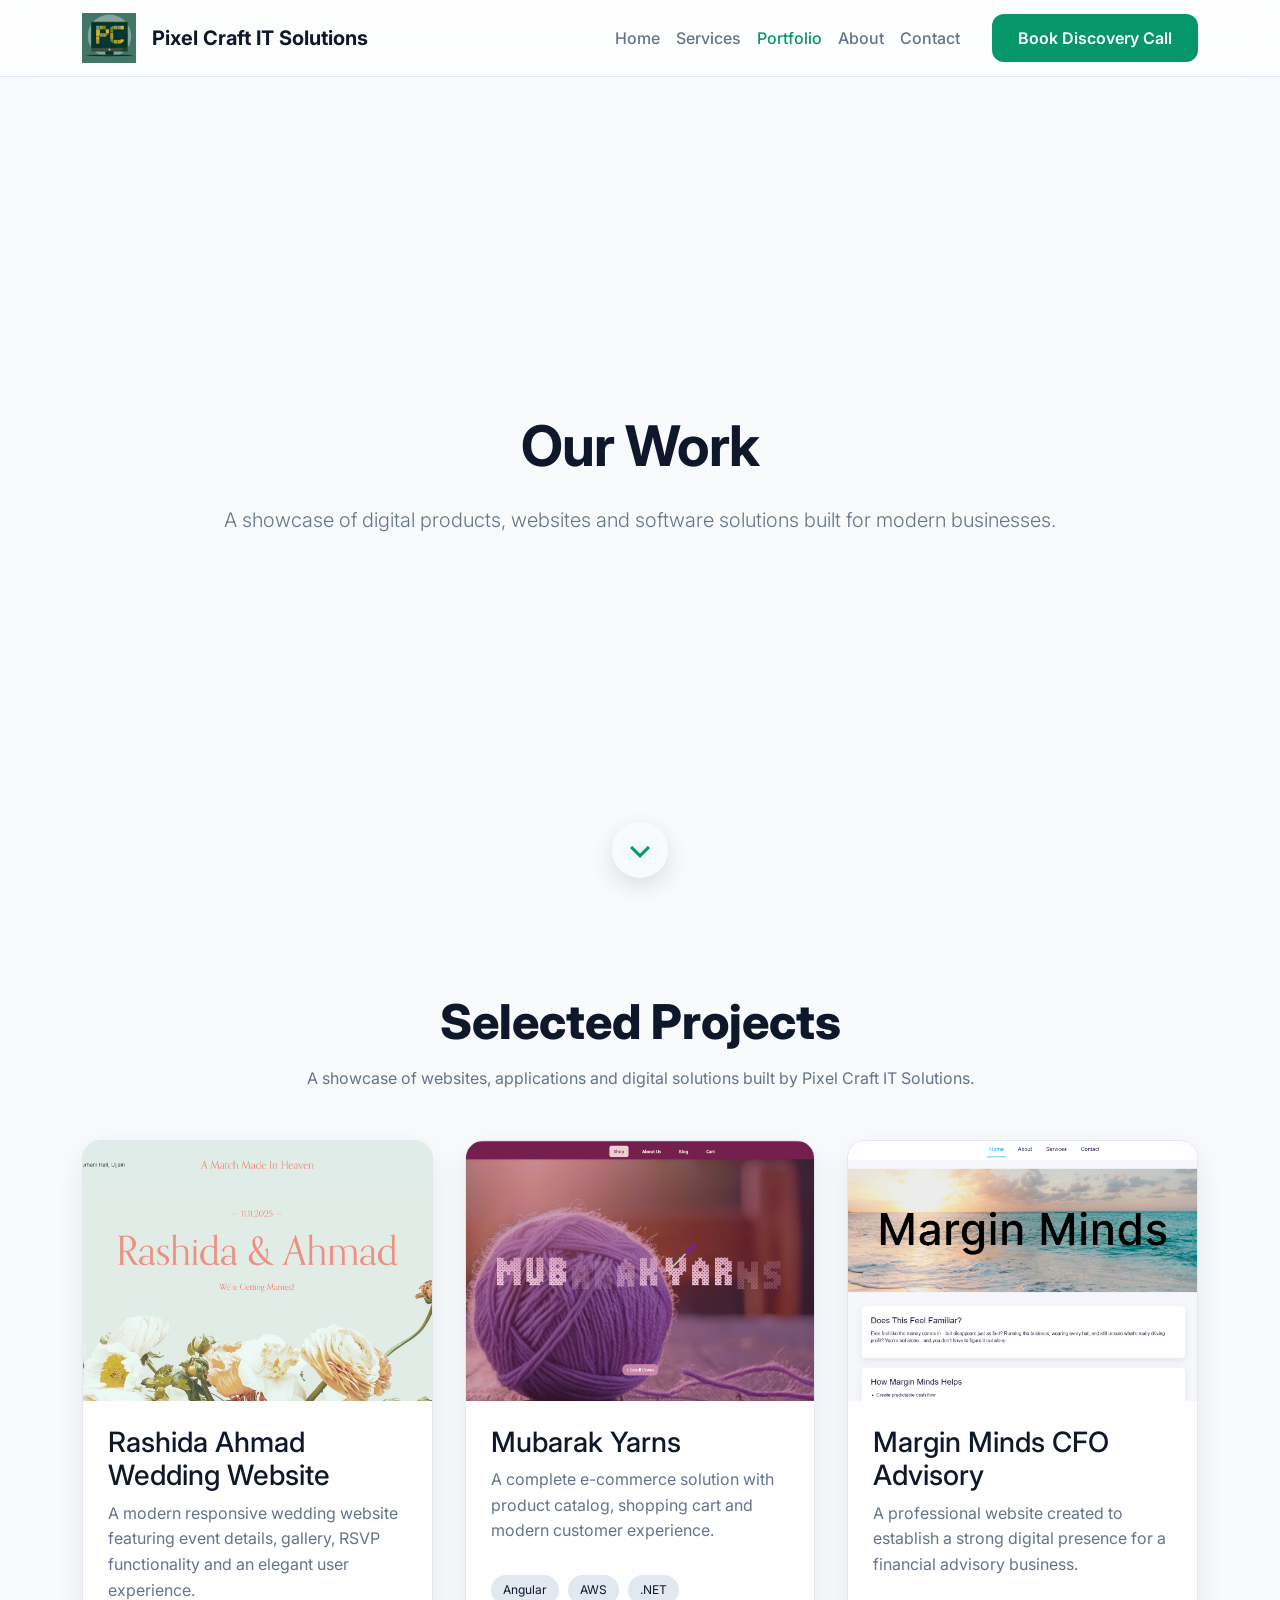
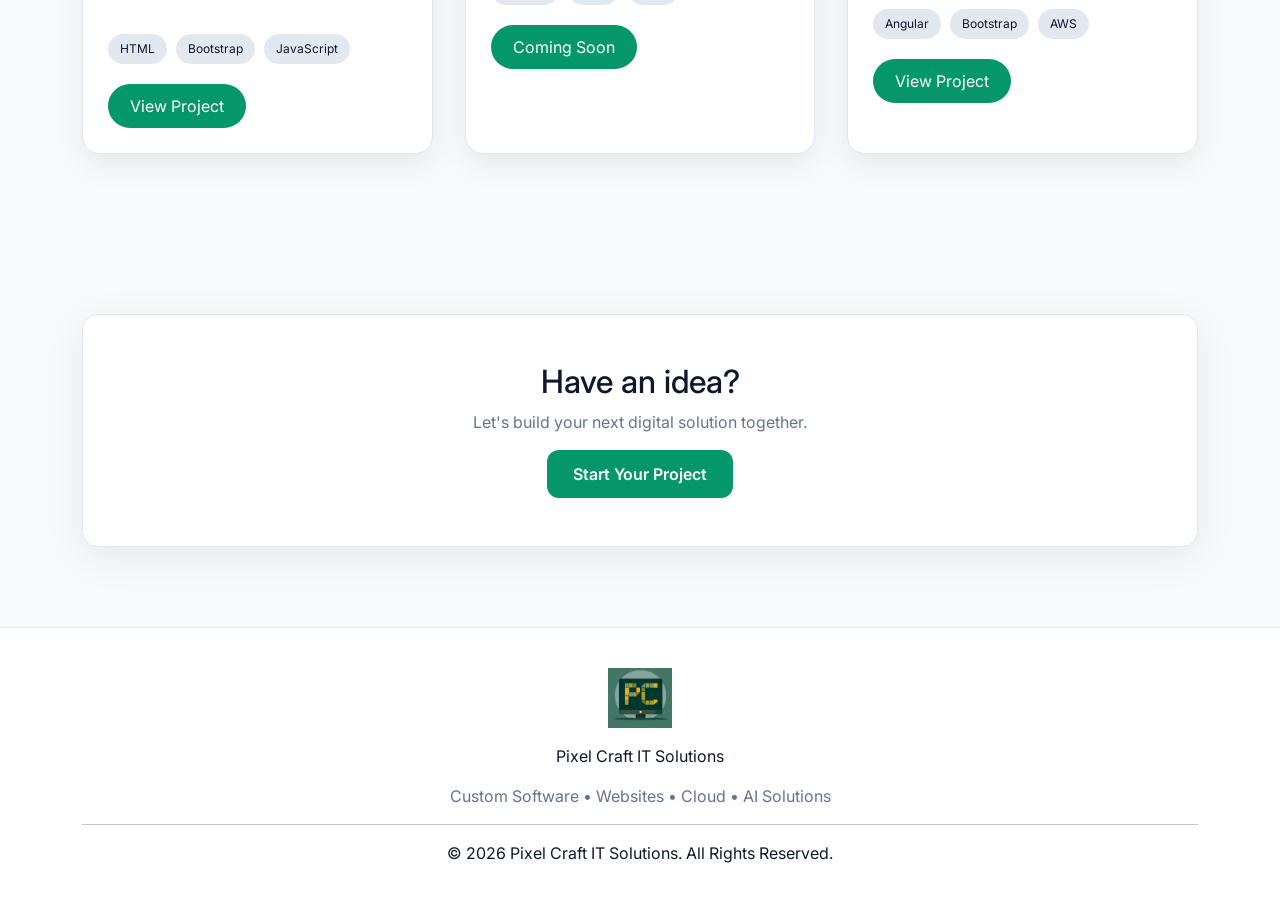
<file: portfolio.html>
<!DOCTYPE html>
<html lang="en">

<head>

<meta charset="UTF-8">

<meta name="viewport" content="width=device-width, initial-scale=1.0">


<title>Portfolio | Websites & Software Projects | Pixel Craft IT Solutions</title>


<meta name="description"
content="Explore websites, software applications and digital products built by Pixel Craft IT Solutions.">

<link rel="canonical"
href="https://pixelcraftitsolutions.com/portfolio.html">


<link rel="icon" href="images/favicon.png">


<link rel="preconnect" href="https://fonts.googleapis.com">

<link rel="preconnect"
href="https://fonts.gstatic.com"
crossorigin>


<link href="https://fonts.googleapis.com/css2?family=Inter:wght@300;400;500;600;700;800&display=swap"
rel="stylesheet">



<link href="https://cdn.jsdelivr.net/npm/bootstrap@5.3.7/dist/css/bootstrap.min.css"
rel="stylesheet">


<link rel="stylesheet"
href="css/variables.css">


<link rel="stylesheet"
href="css/style.css">

<script type="application/ld+json">
{
  "@context":"https://schema.org",
  "@type":"ProfessionalService",
  "name":"Pixel Craft IT Solutions",
  "url":"https://pixelcraftitsolutions.com",
  "logo":"https://pixelcraftitsolutions.com/images/logo.png",
  "email":"mailto:pixelcraftitsolutions@gmail.com",
  "telephone":"+91-7218799153",
  "address":{
    "@type":"PostalAddress",
    "streetAddress":"A1, Konark Pooram Housing Society, Kausar Baugh, Kondhwa",
    "addressLocality":"Pune",
    "addressRegion":"Maharashtra",
    "postalCode":"411048",
    "addressCountry":"IN"
  }
}
</script>

<!-- Google tag (gtag.js) -->
<script async src="https://www.googletagmanager.com/gtag/js?id=G-S9BF7P7JXS"></script>
<script>
  window.dataLayer = window.dataLayer || [];
  function gtag(){dataLayer.push(arguments);}
  gtag('js', new Date());

  gtag('config', 'G-S9BF7P7JXS');
</script>

<script type="text/javascript">
    (function(c,l,a,r,i,t,y){
        c[a]=c[a]||function(){(c[a].q=c[a].q||[]).push(arguments)};
        t=l.createElement(r);t.async=1;t.src="https://www.clarity.ms/tag/"+i;
        y=l.getElementsByTagName(r)[0];y.parentNode.insertBefore(t,y);
    })(window, document, "clarity", "script", "xvh78b3rcb");
</script>


</head>



<body>



<!-- ================= NAVBAR ================= -->


<nav class="navbar navbar-expand-lg sticky-top glass-navbar">

<div class="container">


<a class="navbar-brand d-flex align-items-center"
href="/">


<img src="images/logo.png"
height="50"
alt="Pixel Craft IT Solutions Logo">


<span class="ms-3 fw-bold">
Pixel Craft IT Solutions
</span>


</a>




<button
    class="navbar-toggler"
    type="button"
    data-bs-toggle="collapse"
    data-bs-target="#mainNav"
    aria-controls="mainNav"
    aria-expanded="false"
    aria-label="Toggle navigation">

    <span class="custom-toggler">
    <span></span>
    <span></span>
    <span></span>
</span>

</button>




<div class="collapse navbar-collapse"
id="mainNav">


<ul class="navbar-nav ms-auto">


<li class="nav-item">
<a class="nav-link"
href="/">
Home
</a>
</li>


<li class="nav-item">
<a class="nav-link"
href="services.html">
Services
</a>
</li>


<li class="nav-item">
<a class="nav-link active"
href="portfolio.html">
Portfolio
</a>
</li>


<li class="nav-item">
<a class="nav-link"
href="about.html">
About
</a>
</li>


<li class="nav-item">
<a class="nav-link"
href="contact.html">
Contact
</a>
</li>


</ul>


<a href="contact.html"
class="btn btn-primary-custom ms-lg-4">

Book Discovery Call

</a>


</div>


</div>


</nav>






<!-- ================= HERO ================= -->


<section class="hero">


<div class="container text-center">


<h1 class="display-4 fw-bold">

Our Work

</h1>


<p class="lead text-muted-custom mt-4">

A showcase of digital products, websites and software solutions built for modern businesses.

</p>


</div>

</section>

<div class="hero-divider">

    <a href="#our-portfolio"" class="scroll-down" aria-label="Scroll down">

        <span></span>

    </a>

</div>






<!-- ================= PORTFOLIO ================= -->


<section id="our-portfolio"  class="projects-page">

<div class="container">


<h2 class="page-title text-center">
Selected Projects
</h2>


<p class="page-subtitle text-center">
A showcase of websites, applications and digital solutions built by Pixel Craft IT Solutions.
</p>



<div class="projects-grid">


<!-- Project 1 -->

<article class="project-card">


<div class="project-image-wrapper">

<img src="images/portfolio/RashidaAhmadWedding.png"
class="project-image"
alt="Wedding Website built by Pixel Craft IT Solutions">

</div>


<div class="project-info">


<h3>
Rashida Ahmad Wedding Website
</h3>


<p>
A modern responsive wedding website featuring event details,
gallery, RSVP functionality and an elegant user experience.
</p>



<div class="tech-tags">

<span>HTML</span>
<span>Bootstrap</span>
<span>JavaScript</span>

</div>



<a href="https://joinrashidaandahmadswedding.netlify.app/" target="_blank" class="project-link">
View Project
</a>


</div>


</article>





<!-- Project 2 -->


<article class="project-card">


<div class="project-image-wrapper">

<img src="images/portfolio/MubarakYarns.png"
class="project-image"
alt="Mubarak Yarns Website built by Pixel Craft IT Solutions">
</div>


<div class="project-info">

<h3>
Mubarak Yarns
</h3>


<p>
A complete e-commerce solution with product catalog,
shopping cart and modern customer experience.
</p>


<div class="tech-tags">

<span>Angular</span>
<span>AWS</span>
<span>.NET</span>

</div>


<a href="javascript:void(0)" class="project-link"> 
Coming Soon
</a>


</div>


</article>





<!-- Project 3 -->


<article class="project-card">


<div class="project-image-wrapper">

<img src="images/portfolio/MarginMinds.png"
class="project-image"
alt="Margin Minds Website built by Pixel Craft IT Solutions">

</div>


<div class="project-info">


<h3>
Margin Minds CFO Advisory
</h3>


<p>
A professional website created to establish a strong
digital presence for a financial advisory business.
</p>


<div class="tech-tags">

<span>Angular</span>
<span>Bootstrap</span>
<span>AWS</span>

</div>


<a href="https://marginminds.ca/" target="_blank" class="project-link">
View Project
</a>


</div>


</article>



</div>


</div>

</section>









<!-- ================= CTA ================= -->


<section>


<div class="container text-center">


<div class="card-custom p-5">


<h2>

Have an idea?

</h2>


<p class="text-muted-custom">

Let's build your next digital solution together.

</p>



<a href="contact.html#contactForm"
class="btn btn-primary-custom">

Start Your Project

</a>


</div>


</div>


</section>








<!-- ================= FOOTER ================= -->


<footer class="footer">


<div class="container text-center">


<img src="images/logo.png"
height="60" alt="Pixel Craft IT Solutions Logo">


<p class="mt-3">
Pixel Craft IT Solutions
</p>


<p class="text-muted-custom">
Custom Software • Websites • Cloud • AI Solutions
</p>


<hr>


<p>
© 2026 Pixel Craft IT Solutions. All Rights Reserved.
</p>


</div>


</footer>







<script src="https://cdn.jsdelivr.net/npm/bootstrap@5.3.7/dist/js/bootstrap.bundle.min.js"></script>


<script src="js/main.js"></script>


</body>

</html>
</file>
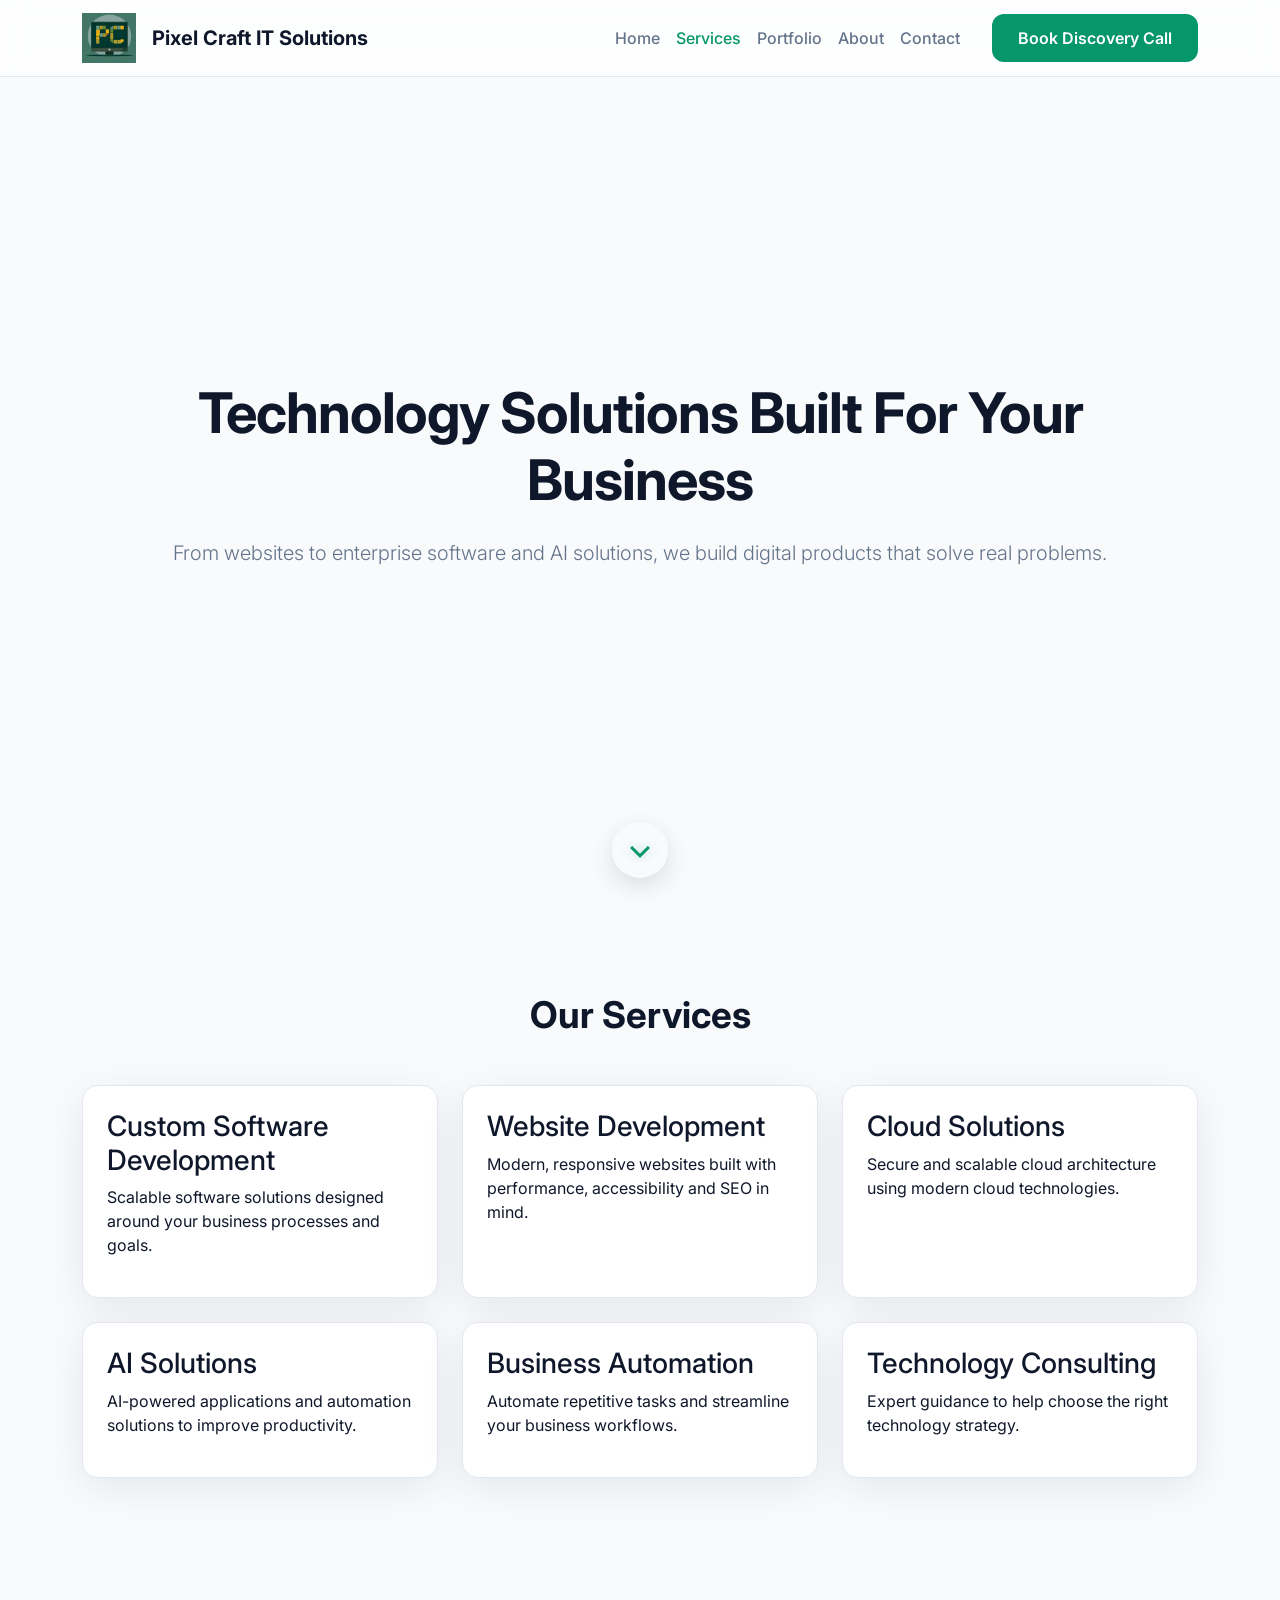
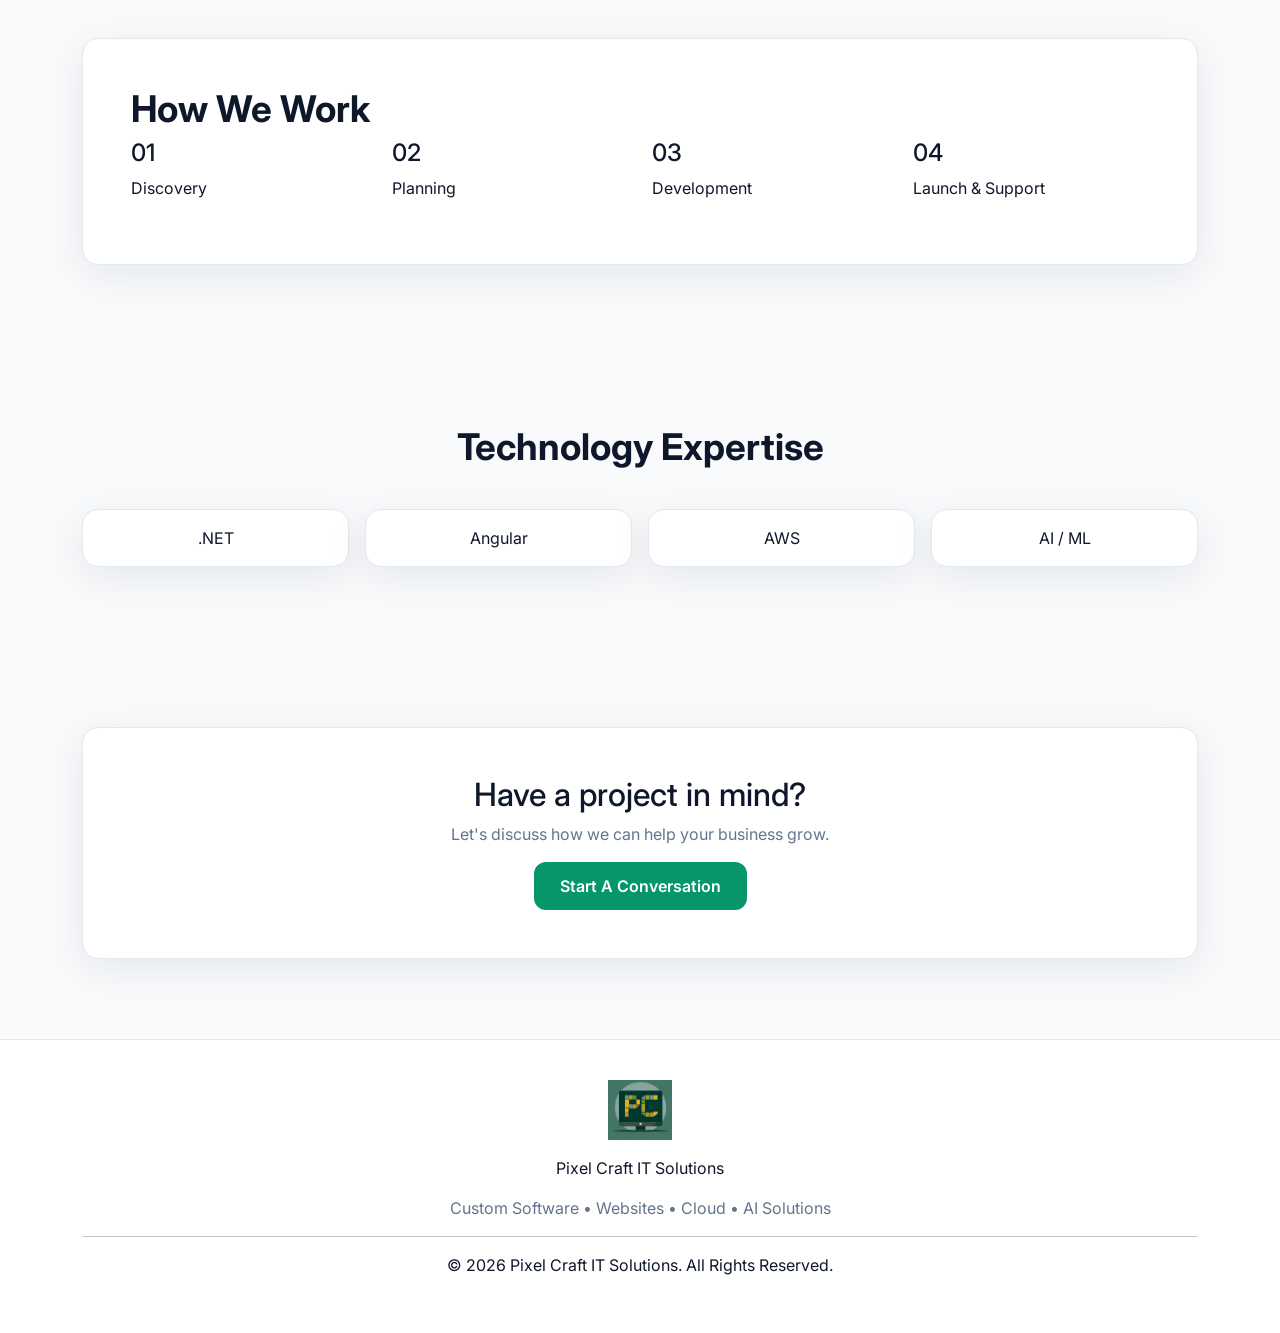
<file: services.html>
<!DOCTYPE html>
<html lang="en">

<head>

<meta charset="UTF-8">

<meta name="viewport" content="width=device-width, initial-scale=1.0">


<title>Software Development Services | Pixel Craft IT Solutions</title>


<meta name="description"
content="Professional software development, website design, AI solutions and cloud consulting tailored for modern businesses.">

<link rel="canonical"
href="https://pixelcraftitsolutions.com/services.html">


<link rel="icon" href="images/favicon.png">


<link rel="preconnect"
href="https://fonts.googleapis.com">

<link rel="preconnect"
href="https://fonts.gstatic.com"
crossorigin>


<link href="https://fonts.googleapis.com/css2?family=Inter:wght@300;400;500;600;700;800&display=swap"
rel="stylesheet">



<!-- Bootstrap -->

<link href="https://cdn.jsdelivr.net/npm/bootstrap@5.3.7/dist/css/bootstrap.min.css"
rel="stylesheet">



<!-- Custom CSS -->

<link rel="stylesheet"
href="css/variables.css">

<link rel="stylesheet"
href="css/style.css">

<script type="application/ld+json">
{
  "@context":"https://schema.org",
  "@type":"ProfessionalService",
  "name":"Pixel Craft IT Solutions",
  "url":"https://pixelcraftitsolutions.com",
  "logo":"https://pixelcraftitsolutions.com/images/logo.png",
  "email":"mailto:pixelcraftitsolutions@gmail.com",
  "telephone":"+91-7218799153",
  "address":{
    "@type":"PostalAddress",
    "streetAddress":"A1, Konark Pooram Housing Society, Kausar Baugh, Kondhwa",
    "addressLocality":"Pune",
    "addressRegion":"Maharashtra",
    "postalCode":"411048",
    "addressCountry":"IN"
  }
}
</script>

<!-- Google tag (gtag.js) -->
<script async src="https://www.googletagmanager.com/gtag/js?id=G-S9BF7P7JXS"></script>
<script>
  window.dataLayer = window.dataLayer || [];
  function gtag(){dataLayer.push(arguments);}
  gtag('js', new Date());

  gtag('config', 'G-S9BF7P7JXS');
</script>

<script type="text/javascript">
    (function(c,l,a,r,i,t,y){
        c[a]=c[a]||function(){(c[a].q=c[a].q||[]).push(arguments)};
        t=l.createElement(r);t.async=1;t.src="https://www.clarity.ms/tag/"+i;
        y=l.getElementsByTagName(r)[0];y.parentNode.insertBefore(t,y);
    })(window, document, "clarity", "script", "xvh78b3rcb");
</script>


</head>



<body>



<!-- ================= NAVBAR ================= -->


<nav class="navbar navbar-expand-lg sticky-top glass-navbar">

<div class="container">


<a class="navbar-brand d-flex align-items-center"
href="/">

<img src="images/logo.png"
alt="Pixel Craft IT Solutions Logo"
height="50">

<span class="ms-3 fw-bold">
Pixel Craft IT Solutions
</span>

</a>



<button
    class="navbar-toggler"
    type="button"
    data-bs-toggle="collapse"
    data-bs-target="#mainNav"
    aria-controls="mainNav"
    aria-expanded="false"
    aria-label="Toggle navigation">

    <span class="custom-toggler">
    <span></span>
    <span></span>
    <span></span>
</span>

</button>



<div class="collapse navbar-collapse"
id="mainNav">


<ul class="navbar-nav ms-auto">


<li class="nav-item">
<a class="nav-link"
href="/">
Home
</a>
</li>


<li class="nav-item">
<a class="nav-link active"
href="services.html">
Services
</a>
</li>


<li class="nav-item">
<a class="nav-link"
href="portfolio.html">
Portfolio
</a>
</li>


<li class="nav-item">
<a class="nav-link"
href="about.html">
About
</a>
</li>


<li class="nav-item">
<a class="nav-link"
href="contact.html">
Contact
</a>
</li>


</ul>



<a href="contact.html"
class="btn btn-primary-custom ms-lg-4">

Book Discovery Call

</a>



</div>


</div>

</nav>





<!-- ================= HERO ================= -->


<section class="hero">

<div class="container text-center">


<h1 class="display-4 fw-bold">

Technology Solutions Built For Your Business

</h1>


<p class="lead text-muted-custom mt-4">

From websites to enterprise software and AI solutions,
we build digital products that solve real problems.

</p>


</div>

</section>


<div class="hero-divider">

    <a href="#our-services"" class="scroll-down" aria-label="Scroll down">

        <span></span>

    </a>

</div>




<!-- ================= SERVICES ================= -->


<section id="our-services">


<div class="container">


<h2 class="section-title text-center">

Our Services

</h2>



<div class="row g-4 mt-4">





<div class="col-md-6 col-lg-4">

<div class="card-custom p-4 h-100">


<h3>
Custom Software Development
</h3>


<p>
Scalable software solutions designed around your business processes and goals.
</p>


</div>

</div>





<div class="col-md-6 col-lg-4">

<div class="card-custom p-4 h-100">


<h3>
Website Development
</h3>


<p>
Modern, responsive websites built with performance, accessibility and SEO in mind.
</p>


</div>

</div>







<div class="col-md-6 col-lg-4">

<div class="card-custom p-4 h-100">


<h3>
Cloud Solutions
</h3>


<p>
Secure and scalable cloud architecture using modern cloud technologies.
</p>


</div>

</div>








<div class="col-md-6 col-lg-4">

<div class="card-custom p-4 h-100">


<h3>
AI Solutions
</h3>


<p>
AI-powered applications and automation solutions to improve productivity.
</p>


</div>

</div>








<div class="col-md-6 col-lg-4">

<div class="card-custom p-4 h-100">


<h3>
Business Automation
</h3>


<p>
Automate repetitive tasks and streamline your business workflows.
</p>


</div>

</div>







<div class="col-md-6 col-lg-4">

<div class="card-custom p-4 h-100">


<h3>
Technology Consulting
</h3>


<p>
Expert guidance to help choose the right technology strategy.
</p>


</div>

</div>







</div>


</div>


</section>







<!-- ================= PROCESS ================= -->


<section>


<div class="container">


<div class="card-custom p-5">


<h2 class="section-title">

How We Work

</h2>



<div class="row g-4">



<div class="col-md-3">

<h4>
01
</h4>

<p>
Discovery
</p>

</div>




<div class="col-md-3">

<h4>
02
</h4>

<p>
Planning
</p>

</div>





<div class="col-md-3">

<h4>
03
</h4>

<p>
Development
</p>

</div>





<div class="col-md-3">

<h4>
04
</h4>

<p>
Launch & Support
</p>

</div>



</div>


</div>


</div>


</section>







<!-- ================= TECHNOLOGY ================= -->


<section>


<div class="container text-center">


<h2 class="section-title">

Technology Expertise

</h2>


<div class="row g-3 mt-4">


<div class="col-6 col-md-3">

<div class="card-custom p-3">
.NET
</div>

</div>


<div class="col-6 col-md-3">

<div class="card-custom p-3">
Angular
</div>

</div>


<div class="col-6 col-md-3">

<div class="card-custom p-3">
AWS
</div>

</div>


<div class="col-6 col-md-3">

<div class="card-custom p-3">
AI / ML
</div>

</div>


</div>


</div>


</section>







<!-- ================= CTA ================= -->


<section>


<div class="container text-center">


<div class="card-custom p-5">


<h2>
Have a project in mind?
</h2>


<p class="text-muted-custom">
Let's discuss how we can help your business grow.
</p>



<a href="contact.html"
class="btn btn-primary-custom">

Start A Conversation

</a>


</div>


</div>


</section>







<!-- ================= FOOTER ================= -->


<footer class="footer">


<div class="container text-center">


<img src="images/logo.png"
height="60" alt="Pixel Craft IT Solutions Logo">


<p class="mt-3">
Pixel Craft IT Solutions
</p>


<p class="text-muted-custom">
Custom Software • Websites • Cloud • AI Solutions
</p>


<hr>


<p>
© 2026 Pixel Craft IT Solutions. All Rights Reserved.
</p>


</div>


</footer>







<script src="https://cdn.jsdelivr.net/npm/bootstrap@5.3.7/dist/js/bootstrap.bundle.min.js"></script>


<script src="js/main.js"></script>


</body>

</html>
</file>
<file: css/variables.css>
/*
=================================
Pixel Craft IT Solutions
Design System Variables
=================================
*/


:root {

    /* Light Theme */

    --bg-color: #F8FAFC;

    --card-color: #FFFFFF;

    --card-elevated: #FFFFFF;

    --primary-color: #059669;

    --accent-color: #14B8A6;

    --text-color: #0F172A;

    --text-secondary: #64748B;

    --border-color: #E2E8F0;


    /* Effects */

    --shadow:
        0 10px 40px rgba(15,23,42,0.08);


    --glass-background:
        rgba(255,255,255,0.75);

}



/*
=================================
Dark Theme
Automatically follows device
=================================
*/


@media (prefers-color-scheme: dark) {


:root {


    --bg-color: #020617;


    --card-color: #0F172A;


    --card-elevated: #1E293B;


    --primary-color: #10B981;


    --accent-color: #2DD4BF;


    --text-color: #F8FAFC;


    --text-secondary: #94A3B8;


    --border-color: #334155;



    --shadow:
        0 10px 40px rgba(0,0,0,0.45);



    --glass-background:
        rgba(15,23,42,0.75);



}


}
</file>
<file: css/style.css>
/*
=================================
Pixel Craft IT Solutions
Global Styling
=================================
*/


* {
    box-sizing:border-box;
}


html {
    scroll-behavior:smooth;
}


body {

    margin:0;

    background:var(--bg-color);

    color:var(--text-color);

    font-family:'Inter', Arial, sans-serif;

    transition:
    background .3s ease,
    color .3s ease;

}



a {

    text-decoration:none;

    color:inherit;

}



/*
========================
Navbar
========================
*/


.glass-navbar {

    background:var(--glass-background);

    backdrop-filter:blur(14px);

    border-bottom:1px solid var(--border-color);

}


.navbar-brand span {

    color:var(--text-color);

}


.nav-link {

    color:var(--text-secondary);

    font-weight:500;

    transition:.3s;

}


.nav-link:hover,
.nav-link.active {

    color:var(--primary-color);

}



/*
========================
Buttons
========================
*/


.btn-primary-custom {

    background:var(--primary-color);

    color:white;

    padding:12px 26px;

    border-radius:12px;

    font-weight:600;

    border:none;

    transition:.3s ease;

}


.btn-primary-custom:hover {

    background:var(--accent-color);

    color:white;

    transform:translateY(-2px);

}



.btn-outline-custom {

    border:1px solid var(--border-color);

    color:var(--text-color);

    padding:12px 26px;

    border-radius:12px;

}



/*
========================
Hero
========================
*/


.hero {

    min-height:90vh;

    display:flex;

    align-items:center;

}


.hero h1 {

    letter-spacing:-1px;

}



.hero-terminal {

    background:#020617;

    color:#10B981;

    padding:35px;

    border-radius:18px;

    font-family:monospace;

    font-size:1.3rem;

    min-height:180px;

}



.cursor {

    animation:blink 1s infinite;

}



@keyframes blink {

    50% {
        opacity:0;
    }

}



/*
========================
Common Cards
========================
*/


.card-custom {

    background:var(--card-color);

    border:1px solid var(--border-color);

    border-radius:16px;

    box-shadow:var(--shadow);

    transition:.3s ease;

}


.card-custom:hover {

    transform:translateY(-8px);

}



/*
========================
Sections
========================
*/


section {

    padding:80px 0;

}


.section-title {

    font-size:2.3rem;

    font-weight:700;

}


.text-muted-custom {

    color:var(--text-secondary);

}





/*
========================
Certification Images
========================
*/


.badge-card img {

    width:100%;

    max-width:120px;

}





/*
========================
Portfolio
========================
*/


.projects-page {

    padding:80px 0;

}



.page-title {

    font-size:3rem;

    font-weight:800;

    color:var(--text-color);

}



.page-subtitle {

    margin-top:15px;

    margin-bottom:50px;

    color:var(--text-secondary);

}



.projects-grid {

    display:grid;

    grid-template-columns:repeat(3,1fr);

    gap:32px;

}



.project-card {

    background:var(--card-color);

    border:1px solid var(--border-color);

    border-radius:18px;

    overflow:hidden;

    box-shadow:0 10px 30px rgba(0,0,0,.08);

    transition:.3s ease;

}



.project-card:hover {

    transform:translateY(-8px);

}



.project-image-wrapper {

    width:100%;

    height:260px;

    overflow:hidden;

    background:var(--bg-color);

}



.project-image {

    width:100%;

    height:100%;

    object-fit:cover;

}



.project-info {

    padding:25px;

}



.project-info h2 {

    font-size:1.35rem;

    font-weight:700;

    margin-bottom:15px;

}



.project-info p {

    color:var(--text-secondary);

    line-height:1.6;

}



.tech-tags span {

    display:inline-block;

    background:var(--border-color);

    padding:6px 12px;

    border-radius:20px;

    font-size:.75rem;

    margin-right:5px;

    margin-top:15px;

}



.project-link {

    display:inline-block;

    margin-top:20px;

    background:var(--primary-color);

    color:white;

    padding:10px 22px;

    border-radius:25px;

}


.project-link:hover {

    background:var(--accent-color);

    color:white;

}





/*
========================
Footer
========================
*/


.footer {

    background:var(--card-color);

    border-top:1px solid var(--border-color);

    padding:40px 0;

}





/*
========================
Responsive
========================
*/


@media(max-width:992px) {


    .projects-grid {

        grid-template-columns:repeat(2,1fr);

    }


}



@media(max-width:768px) {


    .hero {

        min-height:auto;

        padding-top:50px;

    }


    .hero h1 {

        font-size:2.2rem;

    }


}



@media(max-width:600px) {


    .projects-grid {

        grid-template-columns:1fr;

    }


}

/*
=====================================
Founder Section
=====================================
*/

.founder-section{

    padding:90px 0;

}

.founder-card{

    padding:60px;

    border-radius:24px;

}

.founder-photo{

    width:100%;

    max-width:320px;

    border-radius:24px;

    border:5px solid var(--border-color);

    box-shadow:0 25px 60px rgba(0,0,0,.18);

    transition:.35s;

}

.founder-photo:hover{

    transform:translateY(-8px);

}

.founder-tags{

    display:flex;

    flex-wrap:wrap;

    gap:12px;

}

.founder-tags span{

    background:rgba(5,150,105,.12);

    color:var(--primary-color);

    padding:10px 18px;

    border-radius:999px;

    font-size:.9rem;

    font-weight:600;

    border:1px solid rgba(5,150,105,.18);

}

@media(max-width:992px){

.founder-card{

padding:35px;

}

.founder-photo{

max-width:260px;

}

}

/*
=====================================
Contact Page
=====================================
*/

.contact-card{

    height:100%;

}

.contact-item{

    display:flex;

    gap:18px;

    margin-bottom:28px;

    align-items:flex-start;

}

.contact-item i{

    width:52px;

    height:52px;

    border-radius:14px;

    background:rgba(5,150,105,.08);

    display:flex;

    justify-content:center;

    align-items:center;

    color:var(--primary-color);

    font-size:1.25rem;

    flex-shrink:0;

}

.contact-item h6{

    margin-bottom:6px;

    font-weight:700;

}

.contact-item p,
.contact-item a{

    color:var(--text-secondary);

}

.contact-item a:hover{

    color:var(--primary-color);

}

iframe{

    border:none;

    border-radius:16px;

}

.accordion{

    --bs-accordion-bg:var(--card-color);

    --bs-accordion-border-color:var(--border-color);

    --bs-accordion-color:var(--text-color);

    --bs-accordion-btn-bg:var(--card-color);

    --bs-accordion-active-bg:var(--card-color);

    --bs-accordion-active-color:var(--primary-color);

}

.accordion-button{

    font-weight:600;

}


.form-control,
.form-select{

    border-radius:14px;

    border:1px solid var(--border-color);

    background:var(--card-color);

    color:var(--text-color);

    padding:14px;

}

.form-control:focus,
.form-select:focus{

    border-color:var(--primary-color);

    box-shadow:0 0 0 .2rem rgba(5,150,105,.15);

}

textarea{

    resize:vertical;

    min-height:180px;

}

.form-check-input:checked{

    background-color:var(--primary-color);

    border-color:var(--primary-color);

}

#successMessage{

    border-radius:14px;

}

/*
========================
Hero Divider
========================
*/

.hero-divider {

    display: flex;

    justify-content: center;

    position: relative;

    z-index: 5;

    margin-top: -65px;

    margin-bottom: 35px;

}

@media (max-width: 768px) {

    .hero-divider {

        margin-top: -40px;

        margin-bottom: 30px;

    }

}

.scroll-down {

    width: 56px;
    height: 56px;

    display: flex;
    justify-content: center;
    align-items: center;

    border-radius: 50%;

    /* Glass Effect */
    background: rgba(255, 255, 255, 0.08);
    backdrop-filter: blur(12px);
    -webkit-backdrop-filter: blur(12px);

    border: 1px solid rgba(255, 255, 255, 0.18);

    box-shadow:
        0 8px 24px rgba(0, 0, 0, 0.12);

    transition: all .35s ease;

    animation: bounce 2.2s infinite;

}

@media (prefers-color-scheme: dark) {

    .scroll-down {

        background: rgba(15, 23, 42, 0.45);

        border: 1px solid rgba(255, 255, 255, 0.12);

    }

}

.scroll-down:hover {

    transform: translateY(-4px) scale(1.06);

    border-color: var(--primary-color);

    box-shadow:
        0 12px 30px rgba(5, 150, 105, 0.18);

}

.scroll-down span {

    width: 14px;
    height: 14px;

    border-right: 3px solid var(--primary-color);
    border-bottom: 3px solid var(--primary-color);

    transform: rotate(45deg);

    margin-top: -5px;

    filter: drop-shadow(0 0 6px rgba(16, 185, 129, 0.35));

}

@keyframes bounce {

    0%,20%,50%,80%,100% {
        transform: translateY(0);
    }

    40% {
        transform: translateY(8px);
    }

    60% {
        transform: translateY(4px);
    }

}

#why-us {

    padding-top: 50px;

}

/*
========================
Navbar Toggler
========================
*/

.navbar-toggler {
    border: 1px solid var(--border-color);
    padding: 10px 12px;
    background: transparent;
    box-shadow: none;
    transition: border-color 0.3s ease;
}

.navbar-toggler:focus {
    box-shadow: none;
}

.custom-toggler {
    display: flex;
    flex-direction: column;
    justify-content: space-between;
    width: 22px;
    height: 16px;
}

.custom-toggler span {
    display: block;
    width: 100%;
    height: 3px;
    border-radius: 999px;
    background: var(--text-color);
    transition: all 0.3s ease;
}

.navbar-toggler:hover {
    border-color: var(--primary-color);
}

.navbar-toggler:hover .custom-toggler span {
    background: var(--primary-color);
}

/* ========================
   Scroll Arrow - Mobile
======================== */

@media (max-width: 768px) {

    .hero {
        padding-bottom: 80px;
    }

    .scroll-down {
        bottom: 20px;
    }

}

/*
========================
Navbar Colors Override
========================
*/

.glass-navbar {

    --bs-navbar-active-color: var(--primary-color);

    --bs-navbar-color: var(--text-secondary);

    --bs-navbar-hover-color: var(--primary-color);

    --bs-navbar-brand-color: var(--text-color);

    --bs-navbar-brand-hover-color: var(--text-color);

}
</file>
